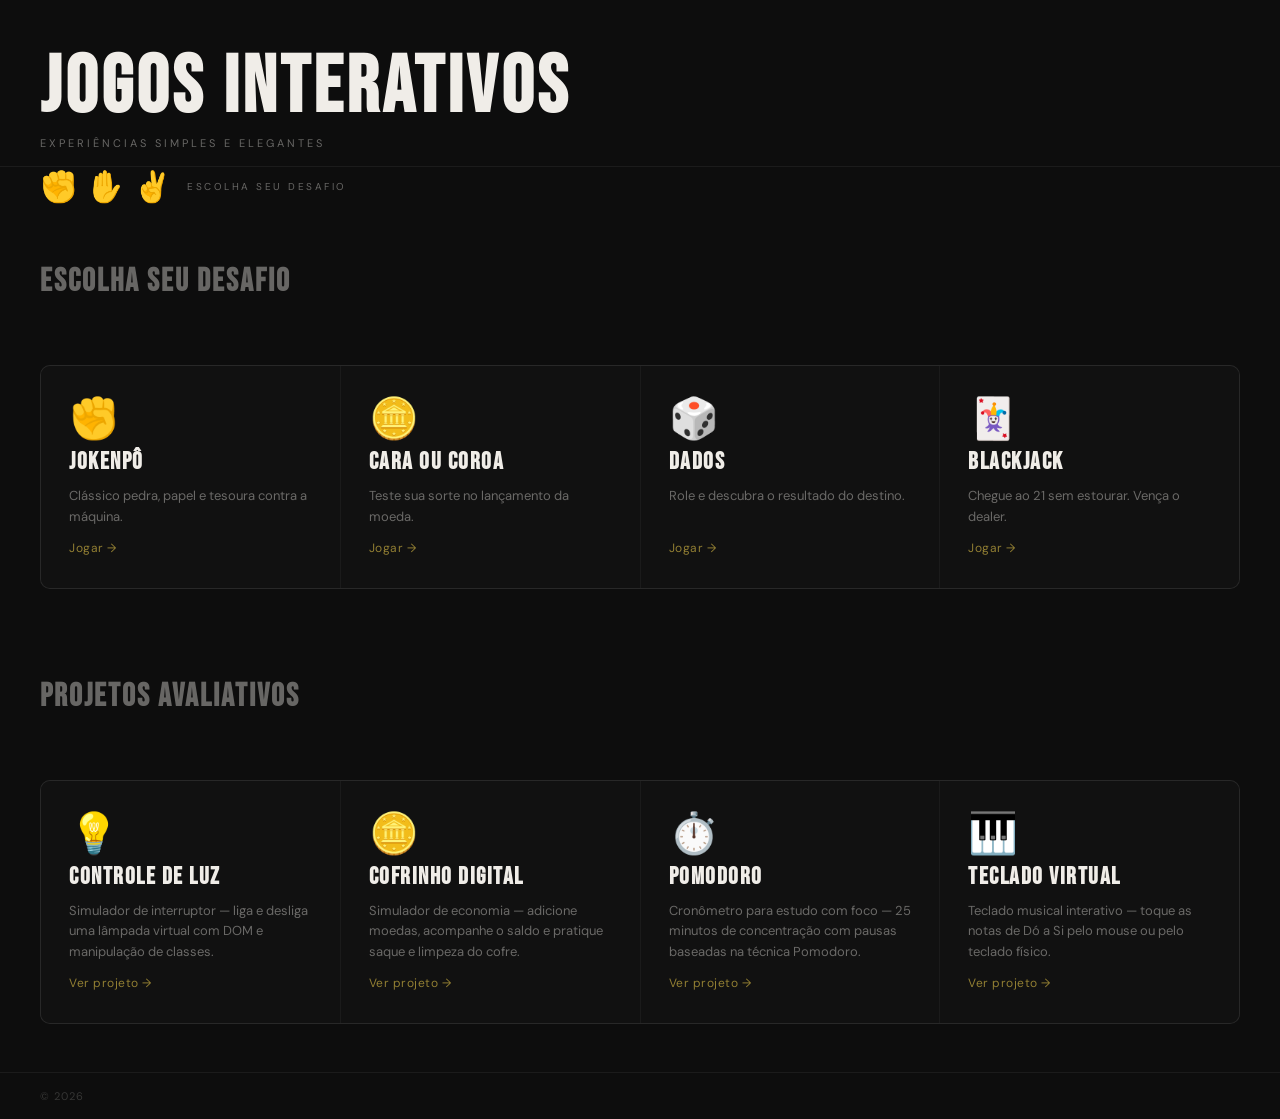
<file: index.html>
<!DOCTYPE html>
<html lang="pt-BR">
<head>
  <meta charset="UTF-8">
  <meta name="viewport" content="width=device-width, initial-scale=1.0">
  <title>Jogos Interativos</title>
  <link href="https://fonts.googleapis.com/css2?family=Bebas+Neue&family=DM+Sans:wght@400;500&display=swap" rel="stylesheet">
  <link rel="stylesheet" href="css/style.css">
</head>

<body>

  <header class="header fade-in">
    <h1>Jogos Interativos</h1>
    <p>Experiências simples e elegantes</p>
  </header>

  <main>

    <section class="hero fade-in">
      <h2>Escolha seu desafio</h2>
    </section>

    <section id="jogos" class="jogos">
      <div class="grid">

        <div class="game reveal">
          <span class="game-icon">✊</span>
          <h2>Jokenpô</h2>
          <p>Clássico pedra, papel e tesoura contra a máquina.</p>
          <a href="jokenpo.html">Jogar →</a>
        </div>

        <div class="game reveal">
          <span class="game-icon">🪙</span>
          <h2>Cara ou Coroa</h2>
          <p>Teste sua sorte no lançamento da moeda.</p>
          <a href="cara_coroa.html">Jogar →</a>
        </div>

        <div class="game reveal">
          <span class="game-icon">🎲</span>
          <h2>Dados</h2>
          <p>Role e descubra o resultado do destino.</p>
          <a href="dados.html">Jogar →</a>
        </div>

        <div class="game reveal">
          <span class="game-icon">🃏</span>
          <h2>Blackjack</h2>
          <p>Chegue ao 21 sem estourar. Vença o dealer.</p>
          <a href="blackJack.html">Jogar →</a>
        </div>

      </div>
    </section>

    <!-- ─── Projetos Avaliativos ─────────────────────────────── -->

    <section class="hero fade-in" style="padding-top: 2.5rem;">
      <h2>Projetos Avaliativos</h2>
    </section>

    <section id="projetos" class="jogos">
      <div class="grid">

        <div class="game reveal">
          <span class="game-icon">💡</span>
          <h2>Controle de Luz</h2>
          <p>Simulador de interruptor — liga e desliga uma lâmpada virtual com DOM e manipulação de classes.</p>
          <a href="controleLuz.html">Ver projeto →</a>
        </div>

        <div class="game reveal">
          <span class="game-icon">🪙</span>
          <h2>Cofrinho Digital</h2>
          <p>Simulador de economia — adicione moedas, acompanhe o saldo e pratique saque e limpeza do cofre.</p>
          <a href="cofrinho.html">Ver projeto →</a>
        </div>

        <div class="game reveal">
          <span class="game-icon">⏱️</span>
          <h2>Pomodoro</h2>
          <p>Cronômetro para estudo com foco — 25 minutos de concentração com pausas baseadas na técnica Pomodoro.</p>
          <a href="pomodoro.html">Ver projeto →</a>
        </div>

        <div class="game reveal">
          <span class="game-icon">🎹</span>
          <h2>Teclado Virtual</h2>
          <p>Teclado musical interativo — toque as notas de Dó a Si pelo mouse ou pelo teclado físico.</p>
          <a href="teclado.html">Ver projeto →</a>
        </div>

      </div>
    </section>

  </main>

  <footer class="footer">
    <p>© 2026</p>
  </footer>

  <script src="js/script.js"></script>

</body>
</html>
</file>
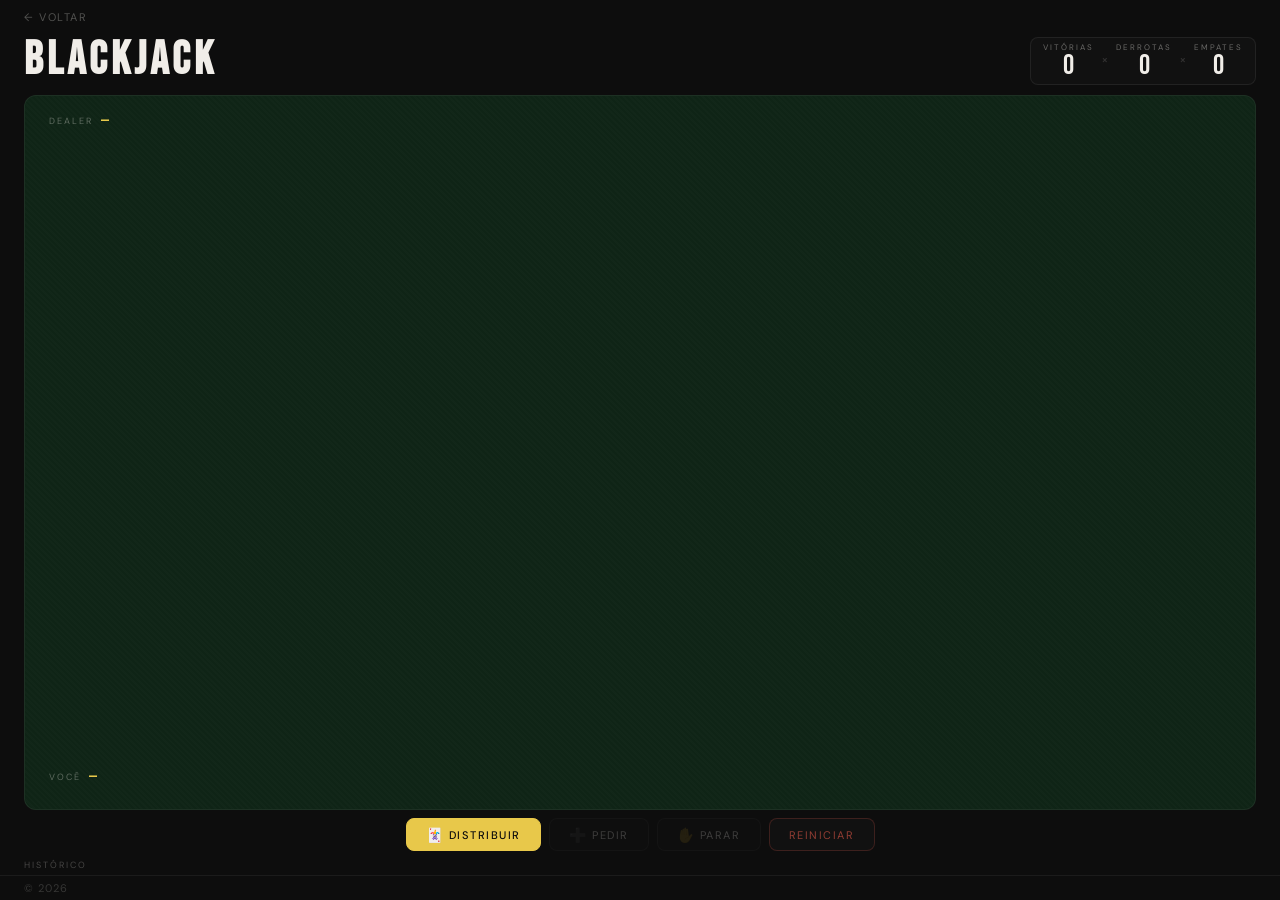
<file: blackJack.html>
<!DOCTYPE html>
<html lang="pt-BR">
<head>
  <meta charset="UTF-8">
  <meta name="viewport" content="width=device-width, initial-scale=1.0">
  <title>Blackjack — Jogos Interativos</title>
  <link href="https://fonts.googleapis.com/css2?family=Bebas+Neue&family=DM+Sans:wght@400;500&display=swap" rel="stylesheet">
  <link rel="stylesheet" href="css/blackJack.css">
</head>
<body class="game-page">

  <a href="index.html" class="back-link">← voltar</a>

  <main class="arena">

    <!-- Título + placar -->
    <div class="arena-header">
      <h1 class="arena-title">Blackjack</h1>
      <div class="scoreboard">
        <div class="score-side">
          <span class="score-label">Vitórias</span>
          <span class="score-num" id="score-win">0</span>
        </div>
        <span class="score-sep">×</span>
        <div class="score-side">
          <span class="score-label">Derrotas</span>
          <span class="score-num" id="score-lose">0</span>
        </div>
        <span class="score-sep">×</span>
        <div class="score-side">
          <span class="score-label">Empates</span>
          <span class="score-num" id="score-draw">0</span>
        </div>
      </div>
    </div>

    <div class="table-wrap">

      <!-- Mão do dealer -->
      <div class="hand-section dealer-section">
        <div class="hand-label">
          <span>Dealer</span>
          <span class="hand-value" id="dealer-value">—</span>
        </div>
        <div class="cards-row" id="dealer-cards"></div>
      </div>

      <!-- Resultado central -->
      <div class="result-zone">
        <p class="result-banner empty" id="result-banner">—</p>
      </div>

      <!-- Mão do jogador -->
      <div class="hand-section player-section">
        <div class="hand-label">
          <span>Você</span>
          <span class="hand-value" id="player-value">—</span>
        </div>
        <div class="cards-row" id="player-cards"></div>
      </div>

    </div>

    <!-- Ações -->
    <div class="actions" id="actions">
      <button class="action-btn primary" id="btn-deal" onclick="startGame()">
        <span class="btn-icon">🃏</span>
        <span class="btn-label">Distribuir</span>
      </button>
      <button class="action-btn" id="btn-hit" onclick="hit()" disabled>
        <span class="btn-icon">➕</span>
        <span class="btn-label">Pedir</span>
      </button>
      <button class="action-btn" id="btn-stand" onclick="stand()" disabled>
        <span class="btn-icon">✋</span>
        <span class="btn-label">Parar</span>
      </button>
      <button class="action-btn danger" id="btn-reset" onclick="resetGame()">
        <span class="btn-label">Reiniciar</span>
      </button>
    </div>

    <!-- Histórico -->
    <div class="history-wrap">
      <p class="history-title">Histórico</p>
      <div class="history-list" id="history-list"></div>
    </div>

  </main>

  <footer class="footer"><p>© 2026</p></footer>

  <script src="js/blackJack.js"></script>
</body>
</html>
</file>
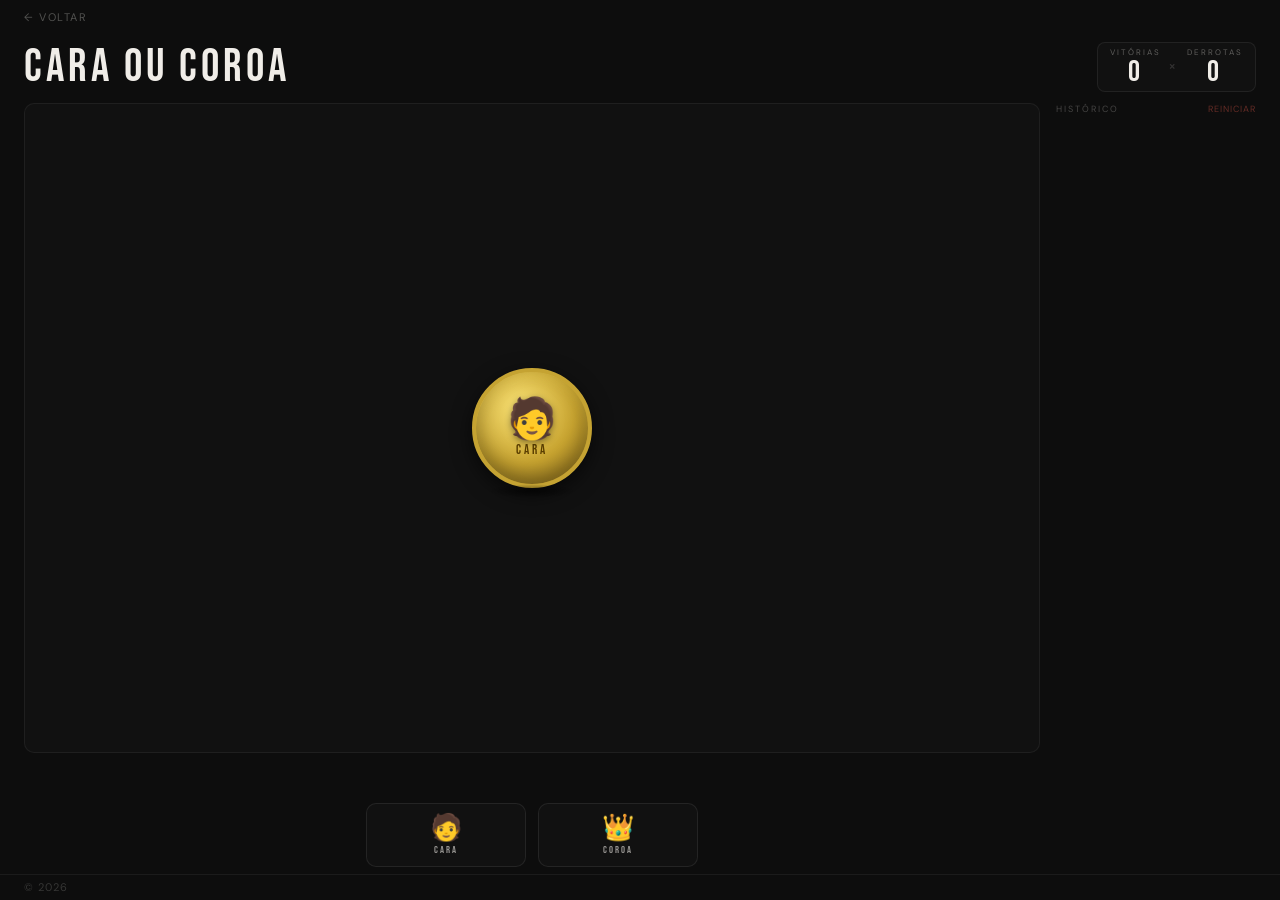
<file: cara_coroa.html>
<!DOCTYPE html>
<html lang="pt-BR">
<head>
  <meta charset="UTF-8">
  <meta name="viewport" content="width=device-width, initial-scale=1.0">
  <title>Cara ou Coroa — Jogos Interativos</title>
  <link href="https://fonts.googleapis.com/css2?family=Bebas+Neue&family=DM+Sans:wght@400;500&display=swap" rel="stylesheet">
  <link rel="stylesheet" href="css/style.css">
  <link rel="stylesheet" href="css/caraCoroa.css">
</head>
<body class="game-page">

  <a href="index.html" class="back-link">← voltar</a>

  <main class="arena">

    <!-- Título + placar -->
    <div class="arena-title">
      Cara ou Coroa
      <div class="scoreboard">
        <div class="score-side">
          <span class="score-label">Vitórias</span>
          <span class="score-num" id="score-win">0</span>
        </div>
        <span class="score-sep">×</span>
        <div class="score-side">
          <span class="score-label">Derrotas</span>
          <span class="score-num" id="score-lose">0</span>
        </div>
      </div>
    </div>

    <!-- Moeda com arco sobe/desce -->
    <div class="coin-stage">
      <div class="coin-arc" id="coin-arc">
        <div class="coin show-cara" id="coin">
          <span class="coin-symbol" id="coin-symbol">🧑</span>
          <span class="coin-text"  id="coin-text">CARA</span>
        </div>
        <div class="coin-shadow"></div>
      </div>
    </div>

    <!-- Resultado -->
    <p class="result-banner empty" id="result-banner">—</p>

    <!-- Escolhas -->
    <div class="choices">
      <button class="choice-btn" id="btn-cara" onclick="play('cara')">
        <span class="c-icon">🧑</span>
        <span class="c-label">Cara</span>
      </button>
      <button class="choice-btn" id="btn-coroa" onclick="play('coroa')">
        <span class="c-icon">👑</span>
        <span class="c-label">Coroa</span>
      </button>
    </div>

    <!-- Histórico -->
    <div class="history-wrap">
      <div class="history-header">
        <span class="history-title">Histórico</span>
        <button class="reset-btn" onclick="resetGame()">Reiniciar</button>
      </div>
      <p class="ia-thinking" id="ia-status"></p>
      <div class="history-list" id="history-list"></div>
    </div>

  </main>

  <footer class="footer">
    <p>© 2026</p>
  </footer>

  <script src="js/caraCoroa.js"></script>

</body>
</html>
</file>
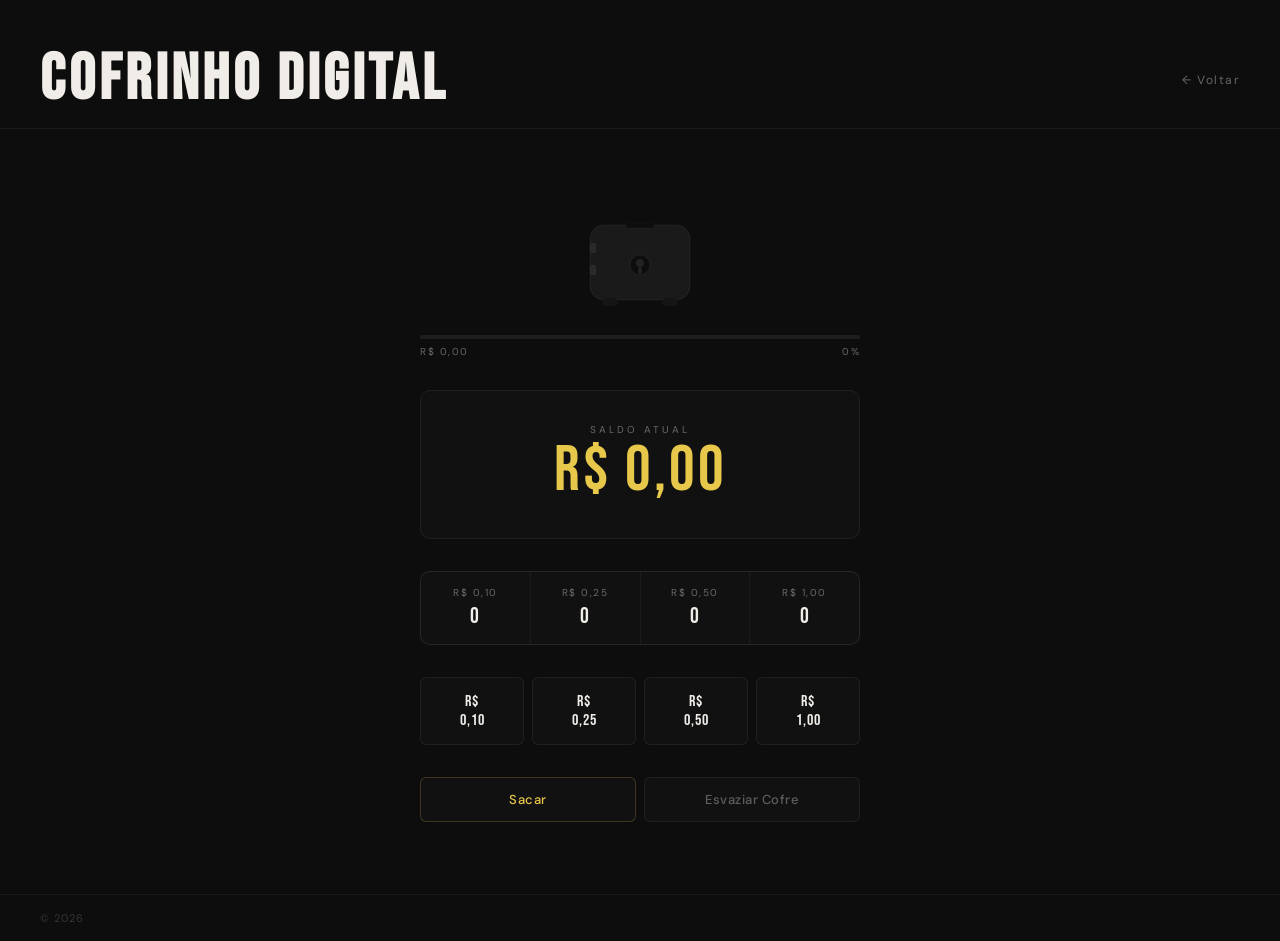
<file: cofrinho.html>
<!DOCTYPE html>
<html lang="pt-BR">
<head>
  <meta charset="UTF-8">
  <meta name="viewport" content="width=device-width, initial-scale=1.0">
  <title>Cofrinho Digital</title>
  <link href="https://fonts.googleapis.com/css2?family=Bebas+Neue&family=DM+Sans:wght@400;500&display=swap" rel="stylesheet">
<link rel="stylesheet" href="css/cofrinho.css">
</head>
<body>

  <header class="header">
    <h1>Cofrinho Digital</h1>
    <a href="index.html">← Voltar</a>
  </header>

  <main>

    <!-- Cofre visual -->
    <div class="cofre-wrap">
      <div class="cofre-svg-container">
        <svg class="cofre-svg" id="cofre-svg" viewBox="0 0 140 130" xmlns="http://www.w3.org/2000/svg">
          <!-- Corpo -->
          <rect x="20" y="40" width="100" height="75" rx="14" fill="#1a1a1a" stroke="rgba(255,255,255,0.08)" stroke-width="0.8"/>
          <!-- Nível de preenchimento (mascara) -->
          <clipPath id="fill-clip">
            <rect x="20" y="40" width="100" height="75" rx="14"/>
          </clipPath>
          <rect id="cofre-nivel" x="20" y="115" width="100" height="0" clip-path="url(#fill-clip)" fill="rgba(232,200,74,0.12)" transition="y 0.5s ease, height 0.5s ease"/>
          <!-- Fresta de moeda no topo -->
          <rect x="56" y="38" width="28" height="5" rx="2.5" fill="#0d0d0d" stroke="rgba(255,255,255,0.06)" stroke-width="0.5"/>
          <!-- Olho da fechadura -->
          <circle cx="70" cy="80" r="10" fill="#0d0d0d" stroke="rgba(255,255,255,0.08)" stroke-width="0.8"/>
          <circle cx="70" cy="78" r="4" fill="#222"/>
          <rect x="68" y="82" width="4" height="7" rx="2" fill="#222"/>
          <!-- Dobradiça esquerda -->
          <rect x="20" y="58" width="6" height="10" rx="3" fill="#2a2a2a" stroke="rgba(255,255,255,0.06)" stroke-width="0.5"/>
          <rect x="20" y="80" width="6" height="10" rx="3" fill="#2a2a2a" stroke="rgba(255,255,255,0.06)" stroke-width="0.5"/>
          <!-- Pezinhos -->
          <rect x="32" y="113" width="16" height="8" rx="4" fill="#151515"/>
          <rect x="92" y="113" width="16" height="8" rx="4" fill="#151515"/>
        </svg>
      </div>

      <div class="cofre-fill-bar">
        <div class="cofre-fill-inner" id="fill-bar"></div>
      </div>
      <div class="cofre-fill-label">
        <span>R$ 0,00</span>
        <span id="fill-pct">0%</span>
      </div>
    </div>

    <!-- Saldo -->
    <div class="saldo-card">
      <div class="saldo-label">Saldo atual</div>
      <div class="saldo-valor" id="saldo">R$ 0,00</div>
    </div>

    <!-- Contagem por moeda -->
    <div class="moedas-detalhe">
      <div class="moeda-item">
        <div class="moeda-item-val">R$ 0,10</div>
        <div class="moeda-item-qtd" id="qtd-10">0</div>
      </div>
      <div class="moeda-item">
        <div class="moeda-item-val">R$ 0,25</div>
        <div class="moeda-item-qtd" id="qtd-25">0</div>
      </div>
      <div class="moeda-item">
        <div class="moeda-item-val">R$ 0,50</div>
        <div class="moeda-item-qtd" id="qtd-50">0</div>
      </div>
      <div class="moeda-item">
        <div class="moeda-item-val">R$ 1,00</div>
        <div class="moeda-item-qtd" id="qtd-100">0</div>
      </div>
    </div>

    <!-- Botões moedas -->
    <div class="moedas-grid">
      <button class="btn-moeda" onclick="adicionarMoeda(10)">R$<br>0,10</button>
      <button class="btn-moeda" onclick="adicionarMoeda(25)">R$<br>0,25</button>
      <button class="btn-moeda" onclick="adicionarMoeda(50)">R$<br>0,50</button>
      <button class="btn-moeda" onclick="adicionarMoeda(100)">R$<br>1,00</button>
    </div>

    <!-- Sacar / Esvaziar -->
    <div class="acoes">
      <button class="btn-acao btn-sacar" onclick="abrirModal()">Sacar</button>
      <button class="btn-acao btn-esvaziar" onclick="esvaziar()">Esvaziar Cofre</button>
    </div>

  </main>

  <footer class="footer"><p>© 2026</p></footer>

  <!-- Modal saque -->
  <div class="overlay" id="overlay" onclick="fecharModal(event)">
    <div class="modal" onclick="event.stopPropagation()">
      <h3>Sacar Valor</h3>
      <div class="modal-input-wrap">
        <span class="modal-prefix">R$</span>
        <input type="number" id="input-saque" placeholder="0,00" min="0" step="0.01">
      </div>
      <div class="modal-btns">
        <button class="modal-confirmar" onclick="confirmarSaque()">Confirmar</button>
        <button class="modal-cancelar" onclick="fecharModal()">Cancelar</button>
      </div>
    </div>
  </div>

  <!-- Toast -->
  <div class="toast" id="toast"></div>

<script src="js/cofrinho.js"></script>
</body>
</html>
</file>
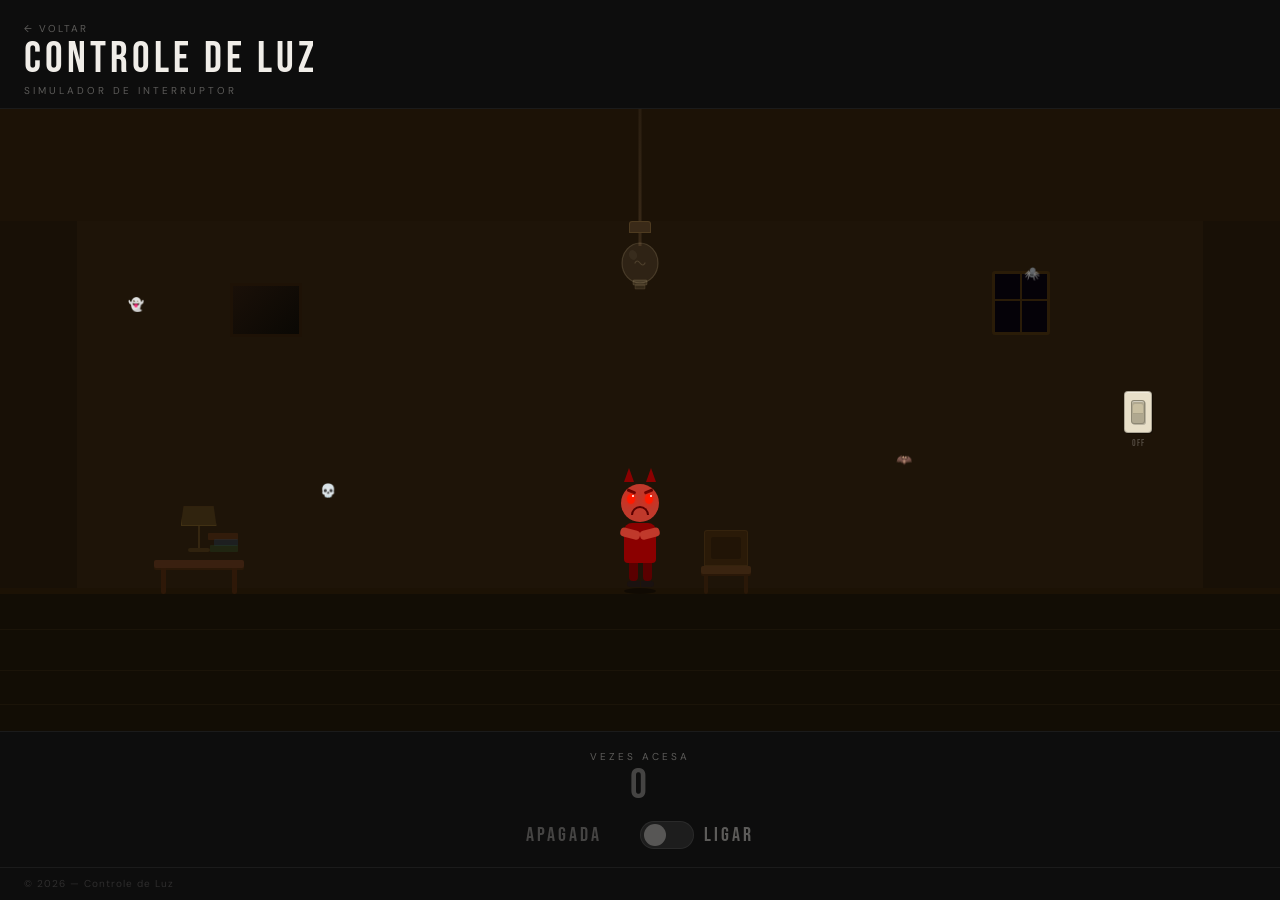
<file: controleLuz.html>
<!DOCTYPE html>
<html lang="pt-BR">
<head>
  <meta charset="UTF-8">
  <meta name="viewport" content="width=device-width, initial-scale=1.0">
  <title>Controle de Luz</title>
  <link rel="stylesheet" href="css/controleLuz.css">
</head>
<body>

<div class="root">
  <div class="cl-header">
    <a class="cl-back" href="index.html">← Voltar</a>
    <div class="cl-title">Controle de Luz</div>
    <div class="cl-sub">Simulador de interruptor</div>
  </div>

  <div class="scene" id="scene">

    <!-- TETO -->
    <div class="ceiling" id="ceiling"><div class="ceiling-molding" id="cmold"></div></div>

    <!-- FIO -->
    <div class="wire" id="wire"></div>

    <!-- LÂMPADA -->
    <div class="lamp-wrap" id="lampWrap">
      <div class="lamp-socket" id="lsocket"></div>
      <div style="position:relative; display:flex; justify-content:center; align-items:flex-start;">
        <div class="lamp-halo" id="halo"></div>
        <svg class="lamp-svg" id="lampSvg" viewBox="0 0 54 68" fill="none" xmlns="http://www.w3.org/2000/svg">
          <!-- bulbo -->
          <ellipse id="bulb-body" cx="27" cy="30" rx="18" ry="20" fill="rgba(200,180,140,0.15)" stroke="rgba(200,180,140,0.3)" stroke-width="1.2"/>
          <!-- filamento -->
          <path id="filament" d="M22 30 Q24 26 27 30 Q30 34 32 30" stroke="rgba(200,180,140,0.35)" stroke-width="1.2" fill="none" stroke-linecap="round"/>
          <!-- base -->
          <rect id="base1" x="20" y="47" width="14" height="5" rx="1" fill="rgba(180,160,120,0.2)" stroke="rgba(180,160,120,0.25)" stroke-width="0.8"/>
          <rect id="base2" x="22" y="52" width="10" height="4" rx="0.5" fill="rgba(180,160,120,0.15)" stroke="rgba(180,160,120,0.2)" stroke-width="0.8"/>
          <!-- brilho interno (escuro) -->
          <ellipse id="inner-glow" cx="27" cy="28" rx="10" ry="11" fill="rgba(255,200,80,0)" opacity="0"/>
          <!-- reflexo no vidro -->
          <ellipse id="shine" cx="20" cy="22" rx="4" ry="5" fill="rgba(255,255,255,0.05)" transform="rotate(-20,20,22)"/>
        </svg>
      </div>
    </div>

    <!-- CONE DE LUZ -->
    <div class="light-cone" id="cone"></div>

    <!-- PAREDES -->
    <div class="wall-left" id="wallL"></div>
    <div class="wall-right" id="wallR"></div>
    <div class="wall-back" id="wallB"></div>
    <div class="baseboard" id="base"></div>

    <!-- JANELA -->
    <div class="window" id="win"><div class="window-sky" id="winSky"></div></div>
    <div class="moonlight" id="moonlight"></div>

    <!-- QUADRO -->
    <div class="picture" id="pic"><div class="picture-inner" id="picInner"></div></div>

    <!-- INTERRUPTOR (clicável) -->
    <div class="switch-box" id="switchBox">
      <div class="switch-plate" id="plate">
        <div class="switch-toggle" id="toggle"></div>
      </div>
      <div class="switch-label-txt" id="swlbl">OFF</div>
    </div>

    <!-- MESA -->
    <div class="table" id="tableEl">
      <div style="position:relative; width:90px; height:60px;">
        <div class="desk-lamp">
          <div style="position:relative; display:flex; flex-direction:column; align-items:center;">
            <div class="dl-glow" id="dlglow"></div>
            <div class="dl-shade" id="dlshade"></div>
            <div class="dl-pole" id="dlpole"></div>
            <div class="dl-base" id="dlbase"></div>
          </div>
        </div>
        <div class="books">
          <div class="book b1" id="b1"></div>
          <div class="book b2" id="b2"></div>
          <div class="book b3" id="b3"></div>
        </div>
      </div>
      <div class="table-top" id="tabletop"></div>
      <div class="table-legs">
        <div class="table-leg" id="tleg1"></div>
        <div class="table-leg" id="tleg2"></div>
      </div>
    </div>

    <!-- CADEIRA -->
    <div class="chair" id="chairEl">
      <div class="chair-back" id="chback"></div>
      <div class="chair-seat" id="chseat"></div>
      <div class="chair-legs">
        <div class="chair-leg" id="chleg1"></div>
        <div class="chair-leg" id="chleg2"></div>
      </div>
    </div>

    <!-- PERSONAGEM -->
    <div class="char" id="char">
      <div class="hearts" id="hearts">
        <div class="heart">❤️</div>
        <div class="heart">💛</div>
        <div class="heart">💚</div>
      </div>
      <div class="head" id="head">
        <div class="hat" id="hat">
          <div class="hat-top"></div>
          <div class="hat-brim"></div>
        </div>
        <div class="horns" id="horns">
          <div class="horn"></div>
          <div class="horn"></div>
        </div>
        <div class="cheek cheek-l" id="ckL"></div>
        <div class="cheek cheek-r" id="ckR"></div>
        <div class="brow brow-l" id="brL"></div>
        <div class="brow brow-r" id="brR"></div>
        <div class="eye eye-l" id="eyL"></div>
        <div class="eye eye-r" id="eyR"></div>
        <div class="mouth" id="mth"><div class="teeth" id="teeth"></div></div>
      </div>
      <div class="body" id="body">
        <div class="arm arm-l" id="armL"></div>
        <div class="arm arm-r" id="armR"></div>
      </div>
      <div class="legs">
        <div style="display:flex;flex-direction:column;align-items:flex-end;">
          <div class="leg" id="legL"></div>
          <div class="shoe left"></div>
        </div>
        <div style="display:flex;flex-direction:column;align-items:flex-start;">
          <div class="leg" id="legR"></div>
          <div class="shoe"></div>
        </div>
      </div>
      <div class="char-shadow"></div>
    </div>

    <!-- PARTÍCULAS DE SUSTO -->
    <div class="spook-particles" id="spooks">
      <div class="spook-particle" style="left:10%;top:30%;animation-delay:0s;">👻</div>
      <div class="spook-particle" style="left:80%;top:25%;animation-delay:1s;">🕷️</div>
      <div class="spook-particle" style="left:25%;top:60%;animation-delay:2s;">💀</div>
      <div class="spook-particle" style="left:70%;top:55%;animation-delay:0.5s;">🦇</div>
    </div>

    <!-- LUZ NO CHÃO -->
    <div class="floor" id="floor">
      <div class="floor-plank" style="top:25%;"></div>
      <div class="floor-plank" style="top:55%;"></div>
      <div class="floor-plank" style="top:80%;"></div>
      <div class="floor-light" id="floorLight"></div>
    </div>

  </div>

  <!-- PAINEL -->
  <div class="panel">
    <div class="counter-wrap">
      <span class="counter-lbl">Vezes acesa</span>
      <span class="counter-val" id="cnt">0</span>
    </div>
    <div class="switch-row">
      <span class="estado" id="estado">APAGADA</span>
      <button class="sw-btn" id="btn">
        <span class="sw-track" id="track"><span class="sw-thumb" id="thumb"></span></span>
        <span class="sw-txt" id="btxt">LIGAR</span>
      </button>
    </div>
  </div>

  <div class="cl-footer">© 2026 — Controle de Luz</div>
</div>

<script src="js/controleLuz.js"></script>
</body>
</html>
</file>
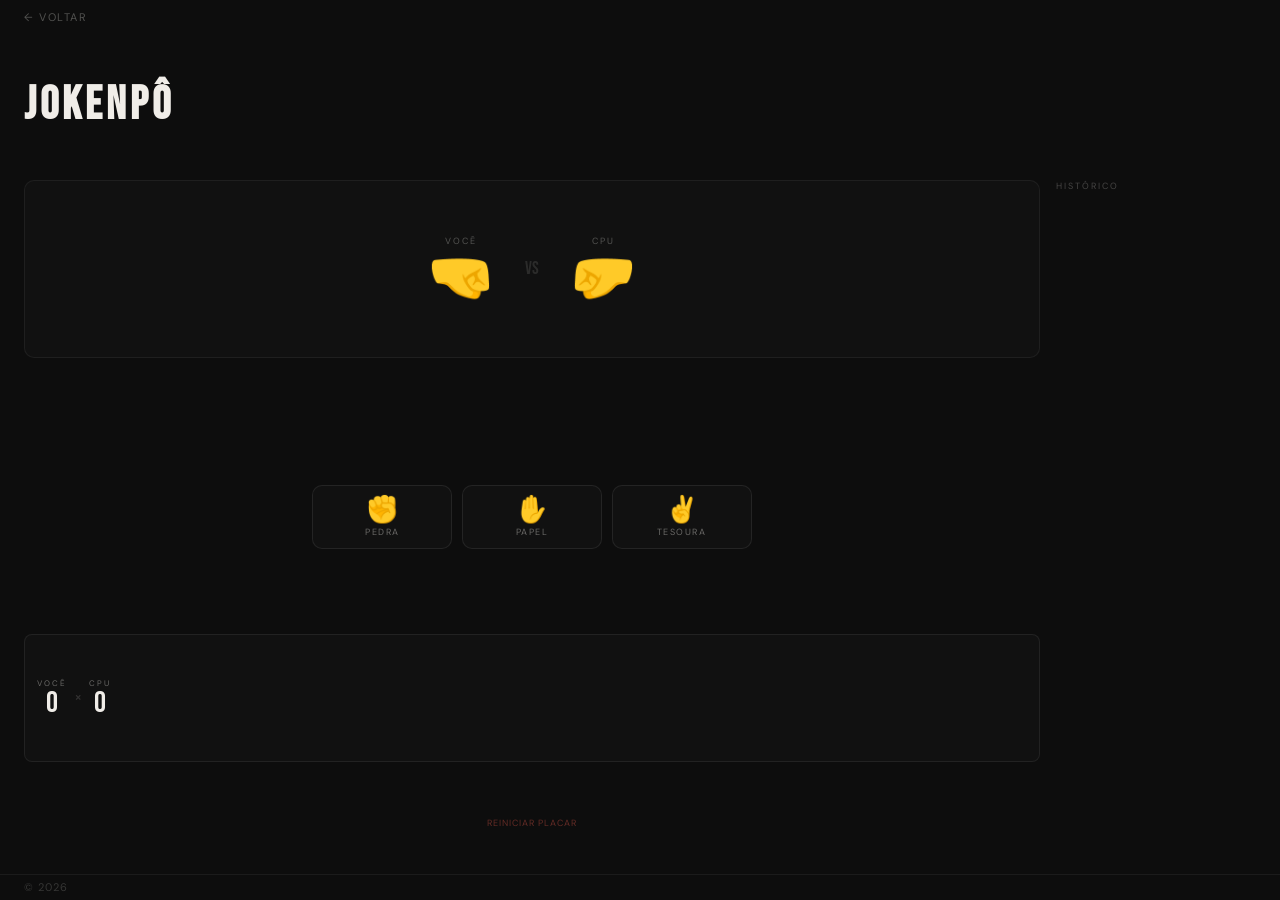
<file: jokenpo.html>
<!DOCTYPE html>
<html lang="pt-BR">
<head>
  <meta charset="UTF-8">
  <meta name="viewport" content="width=device-width, initial-scale=1.0">
  <title>Jokenpô — Jogos Interativos</title>
  <link href="https://fonts.googleapis.com/css2?family=Bebas+Neue&family=DM+Sans:wght@400;500&display=swap" rel="stylesheet">
  <link rel="stylesheet" href="css/jokenpo.css">
</head>
<body class="game-page">

  <a href="index.html" class="back-link">← voltar</a>

  <main class="arena">

    <h1 class="arena-title">Jokenpô</h1>

    <!-- Placar -->
    <div class="scoreboard">
      <div class="score-side">
        <span class="score-label">Você</span>
        <span class="score-num" id="score-player">0</span>
      </div>
      <span class="score-sep">×</span>
      <div class="score-side">
        <span class="score-label">CPU</span>
        <span class="score-num" id="score-cpu">0</span>
      </div>
    </div>

    <!-- Campo de batalha -->
    <div class="battlefield">
      <div class="fighter">
        <span class="fighter-label">Você</span>
        <div class="fighter-hand" id="hand-player">🤜</div>
      </div>
      <span class="vs-badge">VS</span>
      <div class="fighter">
        <span class="fighter-label">CPU</span>
        <div class="fighter-hand" id="hand-cpu">🤛</div>
      </div>
    </div>

    <!-- Status IA -->
    <p class="ia-thinking" id="ia-status"></p>

    <!-- Resultado -->
    <p class="result-banner empty" id="result-banner">—</p>

    <!-- Escolhas -->
    <div class="choices">
      <button class="choice-btn" data-choice="pedra"   onclick="play('pedra')">
        <span class="c-icon">✊</span>
        <span class="c-label">Pedra</span>
      </button>
      <button class="choice-btn" data-choice="papel"   onclick="play('papel')">
        <span class="c-icon">✋</span>
        <span class="c-label">Papel</span>
      </button>
      <button class="choice-btn" data-choice="tesoura" onclick="play('tesoura')">
        <span class="c-icon">✌️</span>
        <span class="c-label">Tesoura</span>
      </button>
    </div>

    <!-- Histórico -->
    <div class="history-wrap">
      <p class="history-title">Histórico</p>
      <div class="history-list" id="history-list"></div>
    </div>

    <button class="reset-btn" onclick="resetGame()">Reiniciar placar</button>

  </main>

  <footer class="footer">
    <p>© 2026</p>
  </footer>

  <script src="js/jokenpo.js"></script>

</body>
</html>
</file>
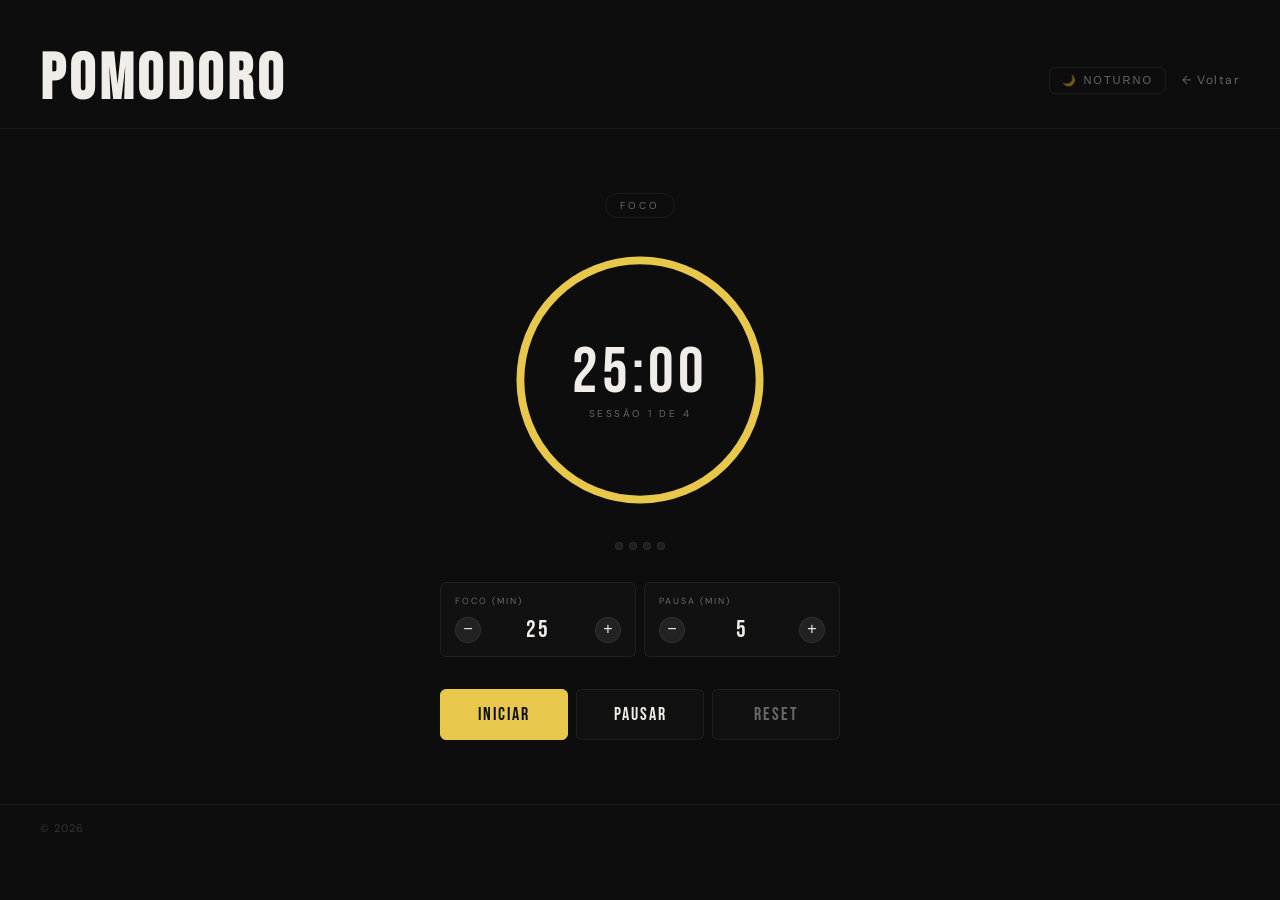
<file: pomodoro.html>
<!DOCTYPE html>
<html lang="pt-BR">
<head>
  <meta charset="UTF-8">
  <meta name="viewport" content="width=device-width, initial-scale=1.0">
  <title>Pomodoro</title>
  <link href="https://fonts.googleapis.com/css2?family=Bebas+Neue&family=DM+Sans:wght@400;500&display=swap" rel="stylesheet">
    <link rel="stylesheet" href="css/pomodoro.css">
</head>
<body>

  <header class="header">
    <h1>Pomodoro</h1>
    <div class="header-right">
      <button class="btn-noturno" onclick="toggleNoturno()" id="btn-noturno">🌙 Noturno</button>
      <a href="index.html">← Voltar</a>
    </div>
  </header>

  <main>

    <div class="modo-badge" id="modo-badge">FOCO</div>

    <!-- Relógio circular -->
    <div class="relogio-wrap">
      <svg class="relogio-svg" id="relogio-svg" viewBox="0 0 100 100">
        <circle class="relogio-bg-circle" cx="50" cy="50" r="46"/>
        <circle class="relogio-progress" id="progress-circle"
          cx="50" cy="50" r="46"
          stroke-dasharray="289"
          stroke-dashoffset="0"/>
      </svg>
      <div class="relogio-centro">
        <div class="tempo-display" id="tempo-display">25:00</div>
        <div class="sessoes-display" id="sessoes-display">Sessão 1 de 4</div>
      </div>
    </div>

    <!-- Sessões -->
    <div class="sessoes-track">
      <div class="sessao-dot" id="dot-0"></div>
      <div class="sessao-dot" id="dot-1"></div>
      <div class="sessao-dot" id="dot-2"></div>
      <div class="sessao-dot" id="dot-3"></div>
    </div>

    <!-- Config tempo -->
    <div class="config-grid">
      <div class="config-item">
        <div class="config-label">Foco (min)</div>
        <div class="config-row">
          <button class="config-btn" onclick="ajustarTempo('foco', -1)">−</button>
          <span class="config-val" id="cfg-foco">25</span>
          <button class="config-btn" onclick="ajustarTempo('foco', 1)">+</button>
        </div>
      </div>
      <div class="config-item">
        <div class="config-label">Pausa (min)</div>
        <div class="config-row">
          <button class="config-btn" onclick="ajustarTempo('pausa', -1)">−</button>
          <span class="config-val" id="cfg-pausa">5</span>
          <button class="config-btn" onclick="ajustarTempo('pausa', 1)">+</button>
        </div>
      </div>
    </div>

    <!-- Botões -->
    <div class="btns-grid">
      <button class="btn-principal btn-iniciar" id="btn-iniciar" onclick="iniciar()">INICIAR</button>
      <button class="btn-principal btn-pausar"  id="btn-pausar"  onclick="pausar()" disabled>PAUSAR</button>
      <button class="btn-principal btn-resetar" onclick="resetar()">RESET</button>
    </div>

  </main>

  <footer class="footer"><p>© 2026</p></footer>
    <script src="js/pomodoro.js"></script>
</body>
</html>
</file>
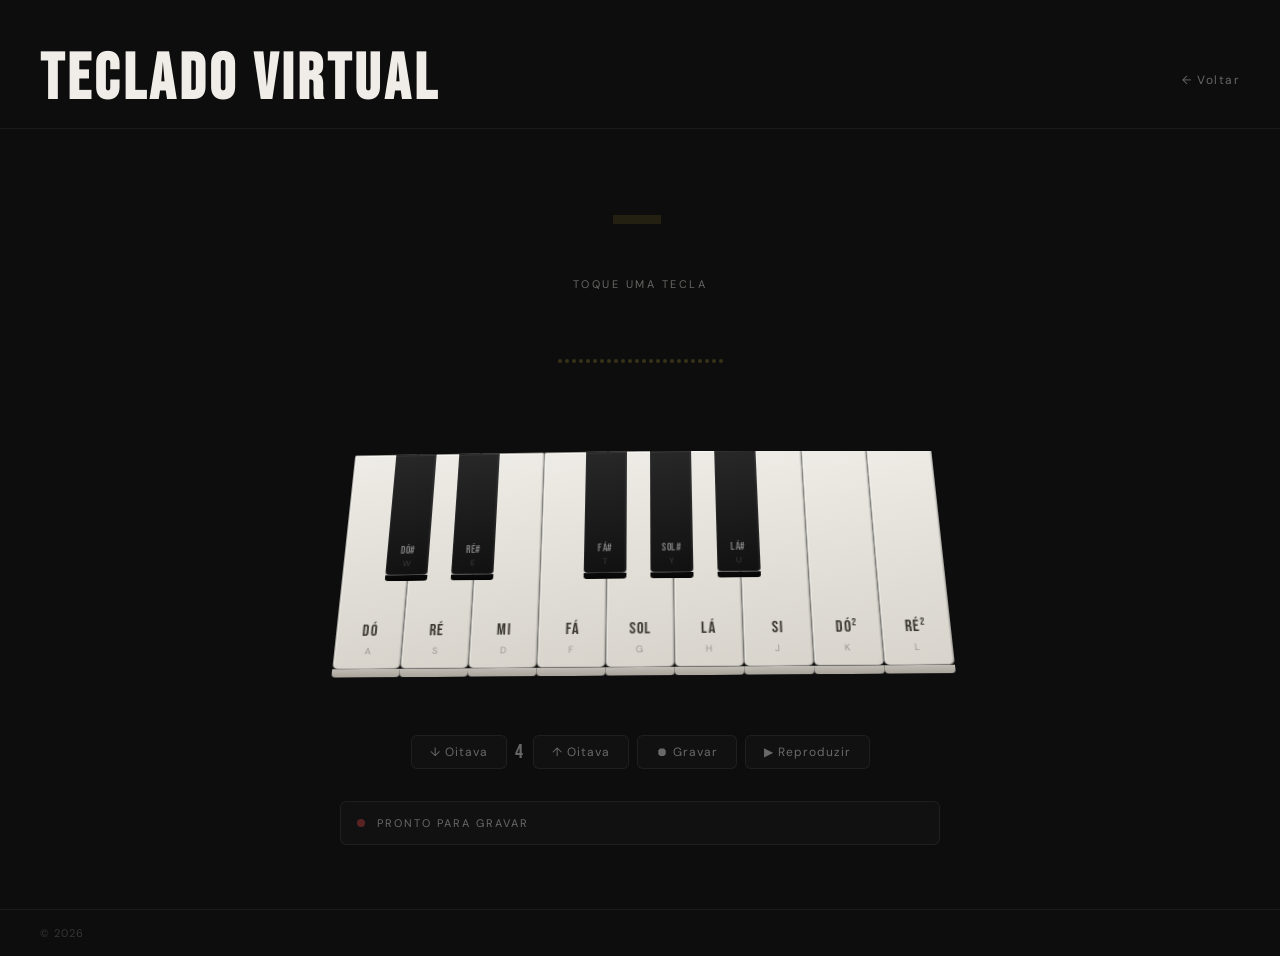
<file: teclado.html>
<!DOCTYPE html>
<html lang="pt-BR">
<head>
  <meta charset="UTF-8">
  <meta name="viewport" content="width=device-width, initial-scale=1.0">
  <title>Teclado Virtual</title>
  <link href="https://fonts.googleapis.com/css2?family=Bebas+Neue&family=DM+Sans:wght@400;500&display=swap" rel="stylesheet">
  <link rel="stylesheet" href="css/teclado.css">
</head>
<body>

  <header class="header">
    <h1>Teclado Virtual</h1>
    <div class="header-right">
      <a href="index.html">← Voltar</a>
    </div>
  </header>

  <main>

    <!-- Nota tocando -->
    <div class="nota-display">
      <div class="nota-nome" id="nota-nome">—</div>
      <div class="nota-freq" id="nota-freq">Toque uma tecla</div>
    </div>

    <!-- Visualizador de ondas -->
    <div class="visualizador" id="visualizador"></div>

    <!-- Histórico -->
    <div class="historico" id="historico"></div>

    <!-- Teclado -->
    <div class="teclado-container">
      <div class="teclado" id="teclado"></div>
    </div>

    <!-- Oitava -->
    <div class="controls-row">
      <button class="btn-ctrl" onclick="mudarOitava(-1)">↓ Oitava</button>
      <span id="oitava-label" style="font-family:var(--font-disp);font-size:20px;letter-spacing:2px;color:var(--muted);align-self:center;">4</span>
      <button class="btn-ctrl" onclick="mudarOitava(1)">↑ Oitava</button>
      <button class="btn-ctrl" id="btn-rec" onclick="toggleGravacao()">⏺ Gravar</button>
      <button class="btn-ctrl" id="btn-play" onclick="reproduzir()" disabled>▶ Reproduzir</button>
    </div>

    <!-- Gravação -->
    <div class="gravacao-bar" id="gravacao-bar">
      <div class="rec-dot" id="rec-dot"></div>
      <span class="gravacao-label" id="gravacao-label">Pronto para gravar</span>
      <span class="gravacao-notas" id="gravacao-notas"></span>
    </div>

  </main>

  <footer class="footer"><p>© 2026</p></footer>

 <script src="js/teclado.js"></script>

</body>
</html>
</file>
<file: css/style.css>
@import url('https://fonts.googleapis.com/css2?family=Bebas+Neue&family=DM+Sans:ital,opsz,wght@0,9..40,400;0,9..40,500;1,9..40,400&display=swap');

/* ─── Reset & Base ─────────────────────────────────────────────── */
*, *::before, *::after { box-sizing: border-box; margin: 0; padding: 0; }

:root {
  --bg:        #0d0d0d;
  --bg-card:   #111111;
  --bg-hover:  #1a1a1a;
  --text:      #f0ede8;
  --muted:     rgba(240, 237, 232, 0.4);
  --faint:     rgba(240, 237, 232, 0.08);
  --gold:      #e8c84a;
  --gold-h:    #f5d86a;
  --border:    rgba(255, 255, 255, 0.06);
  --radius-sm: 6px;
  --radius-md: 10px;
  --font-disp: 'Bebas Neue', sans-serif;
  --font-body: 'DM Sans', sans-serif;
  --transition: 0.2s ease;
  --pad-x: clamp(1rem, 4vw, 2.5rem);
}

html { scroll-behavior: smooth; }

body {
  font-family: var(--font-body);
  background: var(--bg);
  color: var(--text);
  min-height: 100vh;
  overflow-x: hidden;
}

/* ─── Utility ── */
.fade-in {
  opacity: 0;
  transform: translateY(20px);
  animation: fadeUp 0.7s ease forwards;
}
@keyframes fadeUp { to { opacity: 1; transform: translateY(0); } }

.reveal {
  opacity: 0;
  transform: translateY(30px);
  transition: opacity 0.6s ease, transform 0.6s ease;
}
.reveal.visible { opacity: 1; transform: translateY(0); }

/* ─── Header ── */
.header {
  padding: clamp(1.5rem, 5vw, 3rem) var(--pad-x) 1rem;
  border-bottom: 0.5px solid var(--border);
  animation-delay: 0.1s;
}
.header h1 {
  font-family: var(--font-disp);
  font-size: clamp(36px, 10vw, 80px);
  letter-spacing: 4px;
  line-height: 1;
  color: var(--text);
}
.header p {
  font-size: 11px;
  color: var(--muted);
  letter-spacing: 3px;
  text-transform: uppercase;
  margin-top: 8px;
}

/* ─── Hero ── */
.hero {
  padding: clamp(1.5rem, 4vw, 3rem) var(--pad-x);
  display: flex;
  align-items: center;
  justify-content: space-between;
  gap: 1rem;
  flex-wrap: wrap;
  animation-delay: 0.25s;
}
.hero h2 {
  font-family: var(--font-disp);
  font-size: clamp(18px, 4vw, 32px);
  letter-spacing: 2px;
  color: var(--muted);
}
.hero::before { display: none; }

/* ─── Hands bar ── */
.hands-bar {
  display: flex;
  align-items: center;
  gap: 10px;
  padding: 0 var(--pad-x) 0.5rem;
  flex-wrap: wrap;
}
.hand-icon {
  font-size: clamp(22px, 4vw, 30px);
  display: inline-block;
  animation: floatHand 2.8s ease-in-out infinite;
  will-change: transform;
  cursor: default;
  user-select: none;
}
.hand-icon:nth-child(1) { animation-delay: 0s; }
.hand-icon:nth-child(2) { animation-delay: 0.35s; }
.hand-icon:nth-child(3) { animation-delay: 0.7s; }
@keyframes floatHand {
  0%, 100% { transform: translateY(0px) rotate(0deg); }
  40%       { transform: translateY(-8px) rotate(-6deg); }
  70%       { transform: translateY(-4px) rotate(4deg); }
}
.hands-label {
  font-size: 10px;
  color: var(--muted);
  letter-spacing: 2.5px;
  text-transform: uppercase;
  margin-left: 6px;
}

/* ─── Jogos grid ── */
.jogos { padding: 1rem var(--pad-x) 3rem; }

.grid {
  display: grid;
  grid-template-columns: repeat(auto-fit, minmax(min(220px, 100%), 1fr));
  gap: 1px;
  background: var(--border);
  border: 0.5px solid var(--border);
  border-radius: var(--radius-md);
  overflow: hidden;
}

/* ─── Game card ── */
.game {
  background: var(--bg-card);
  padding: clamp(1.25rem, 3vw, 2rem) clamp(1rem, 3vw, 1.75rem);
  display: flex;
  flex-direction: column;
  gap: 12px;
  cursor: pointer;
  position: relative;
  overflow: hidden;
  transition: background var(--transition);
  min-height: 160px;
}
.game::after {
  content: '';
  position: absolute;
  inset: 0;
  background: radial-gradient(circle at 30% 30%, rgba(232,200,74,0.06), transparent 70%);
  opacity: 0;
  transition: opacity 0.3s ease;
  pointer-events: none;
}
.game:hover { background: var(--bg-hover); }
.game:hover::after { opacity: 1; }

.game-icon {
  font-size: clamp(28px, 5vw, 40px);
  display: block;
  line-height: 1;
  transition: transform 0.35s cubic-bezier(0.34, 1.56, 0.64, 1);
  user-select: none;
}
.game:hover .game-icon { transform: scale(1.2) rotate(-8deg); }

.game h2 {
  font-family: var(--font-disp);
  font-size: clamp(20px, 3vw, 24px);
  letter-spacing: 1.5px;
  color: var(--text);
  line-height: 1;
}
.game p {
  font-size: 13px;
  color: var(--muted);
  line-height: 1.6;
  flex: 1;
}
.game a {
  font-size: 12px;
  color: rgba(232,200,74,0.6);
  text-decoration: none;
  letter-spacing: 0.5px;
  transition: color var(--transition), letter-spacing var(--transition);
  margin-top: auto;
}
.game:hover a { color: var(--gold); letter-spacing: 1.5px; }

/* ─── Botões ── */
.btn {
  display: inline-block;
  text-decoration: none;
  font-family: var(--font-body);
  font-size: 13px;
  font-weight: 500;
  letter-spacing: 1px;
  padding: 11px 26px;
  border-radius: var(--radius-sm);
  transition: transform var(--transition), background var(--transition);
  cursor: pointer;
  border: none;
}
.btn-primary { background: var(--gold); color: #0d0d0d; }
.btn-primary:hover { background: var(--gold-h); transform: scale(1.04); }

/* ─── Footer ── */
.footer {
  padding: 1rem var(--pad-x);
  border-top: 0.5px solid var(--border);
  font-size: 11px;
  color: rgba(240,237,232,0.18);
  letter-spacing: 1px;
}

/* ─── Responsivo ── */
@media (max-width: 480px) {
  .grid { grid-template-columns: 1fr; }
  .hero { padding: 1.25rem var(--pad-x); }
  .hands-label { display: none; }
}
</file>
<file: css/blackJack.css>
/* ── Blackjack — CSS responsivo ── */

*, *::before, *::after { box-sizing: border-box; margin: 0; padding: 0; }

:root {
  --bg:        #0d0d0d;
  --bg-card:   #111111;
  --bg-hover:  #1a1a1a;
  --text:      #f0ede8;
  --muted:     rgba(240, 237, 232, 0.4);
  --gold:      #e8c84a;
  --gold-h:    #f5d86a;
  --red:       #e85a4a;
  --border:    rgba(255, 255, 255, 0.06);
  --green:     rgba(20, 80, 40, 0.35);
  --font-disp: 'Bebas Neue', sans-serif;
  --font-body: 'DM Sans', sans-serif;
  --pad-x:     clamp(0.75rem, 4vw, 1.5rem);
}

html, body {
  height: 100%;
  font-family: var(--font-body);
  background: var(--bg);
  color: var(--text);
}

.game-page {
  min-height: 100vh;
  display: flex;
  flex-direction: column;
}

/* ── Voltar ── */
.back-link {
  display: inline-flex; align-items: center; gap: 6px;
  font-size: 11px; color: rgba(240,237,232,0.3); text-decoration: none;
  letter-spacing: 1.5px; text-transform: uppercase;
  padding: 0.6rem var(--pad-x); transition: color 0.2s; flex-shrink: 0;
  font-family: var(--font-body);
}
.back-link:hover { color: var(--gold); }

.arena { display: contents; }

/* ── Header ── */
.arena-header {
  display: flex; align-items: center; justify-content: space-between;
  padding: 0 var(--pad-x) 0.4rem; flex-wrap: wrap; gap: 0.5rem; flex-shrink: 0;
}
.arena-title {
  font-family: var(--font-disp); font-size: clamp(26px, 5vw, 46px);
  letter-spacing: 4px; color: var(--text);
}

/* ── Placar ── */
.scoreboard {
  display: flex; align-items: center; gap: 0.5rem;
  background: var(--bg-card); border: 0.5px solid rgba(255,255,255,0.07);
  border-radius: 8px; padding: 0.25rem 0.75rem; flex-wrap: wrap;
}
.score-side { display: flex; flex-direction: column; align-items: center; }
.score-label {
  font-size: 8px; letter-spacing: 2px; text-transform: uppercase;
  color: var(--muted); font-family: var(--font-body);
}
.score-num {
  font-family: var(--font-disp); font-size: clamp(18px, 3vw, 28px); line-height: 1;
  color: var(--text); min-width: 18px; text-align: center; transition: color 0.3s;
}
.score-num.win-flash  { color: var(--gold); }
.score-num.lose-flash { color: var(--red); }
.score-sep { font-family: var(--font-disp); font-size: 14px; color: rgba(240,237,232,0.15); }

/* ── Mesa ── */
.table-wrap {
  flex: 1;
  background: var(--green);
  border: 0.5px solid rgba(255,255,255,0.06);
  border-radius: 12px;
  margin: 0 var(--pad-x);
  padding: clamp(0.6rem, 2vw, 1rem) clamp(0.75rem, 3vw, 1.5rem);
  display: grid;
  grid-template-rows: 1fr auto 1fr;
  gap: 0.5rem;
  overflow: hidden;
  position: relative;
  min-height: 220px;
}
.table-wrap::before {
  content: '';
  position: absolute; inset: 0;
  background: repeating-linear-gradient(
    45deg, transparent, transparent 2px,
    rgba(255,255,255,0.012) 2px, rgba(255,255,255,0.012) 4px
  );
  border-radius: 12px; pointer-events: none;
}

/* ── Mãos ── */
.hand-section { display: flex; flex-direction: column; gap: 6px; }
.dealer-section { justify-content: flex-start; }
.player-section { justify-content: flex-end; }

.hand-label {
  display: flex; align-items: center; gap: 8px;
  font-size: 9px; letter-spacing: 2px; text-transform: uppercase;
  color: rgba(240,237,232,0.35); font-family: var(--font-body);
}
.hand-value {
  font-family: var(--font-disp); font-size: 16px; letter-spacing: 1px;
  color: var(--gold); min-width: 20px;
}
.hand-value.bust { color: var(--red); }

/* ── Cartas ── */
.cards-row {
  display: flex; gap: clamp(4px, 1.5vw, 8px); flex-wrap: wrap; align-items: center;
}

.card {
  width: clamp(44px, 8vw, 58px);
  height: clamp(64px, 12vw, 84px);
  border-radius: 6px; background: #faf8f3;
  border: 1px solid rgba(0,0,0,0.12);
  display: flex; flex-direction: column; justify-content: space-between;
  padding: 4px; position: relative;
  box-shadow: 0 4px 12px rgba(0,0,0,0.5), 0 1px 3px rgba(0,0,0,0.3);
  animation: cardDeal 0.28s cubic-bezier(0.34, 1.56, 0.64, 1) both;
  flex-shrink: 0; user-select: none;
}
@keyframes cardDeal {
  from { opacity: 0; transform: translateY(-20px) scale(0.85) rotate(-4deg); }
  to   { opacity: 1; transform: translateY(0) scale(1) rotate(0deg); }
}
.card.red   { color: #c0392b; }
.card.black { color: #1a1a1a; }

.card-corner { display: flex; flex-direction: column; align-items: center; line-height: 1; }
.card-rank   { font-family: var(--font-disp); font-size: clamp(11px, 2vw, 15px); letter-spacing: 0; }
.card-suit   { font-size: clamp(8px, 1.5vw, 10px); line-height: 1; }
.card-center {
  position: absolute; top: 50%; left: 50%; transform: translate(-50%, -50%);
  font-size: clamp(16px, 3.5vw, 22px); line-height: 1;
}

.card.hidden {
  background: linear-gradient(135deg, #1a1a2e 25%, #16213e 50%, #0f3460 75%);
  border-color: rgba(255,255,255,0.1);
}
.card.hidden .card-back-pattern {
  position: absolute; inset: 4px;
  border: 1px solid rgba(255,255,255,0.15); border-radius: 3px;
  background: repeating-linear-gradient(
    45deg, rgba(232,200,74,0.08), rgba(232,200,74,0.08) 2px,
    transparent 2px, transparent 8px
  );
}

/* ── Resultado central ── */
.result-zone {
  display: flex; align-items: center; justify-content: center; min-height: 28px;
}
.result-banner {
  font-family: var(--font-disp); font-size: clamp(16px, 3vw, 28px);
  letter-spacing: 3px; text-align: center; transition: opacity 0.3s;
}
.result-banner.win   { color: var(--gold); }
.result-banner.lose  { color: var(--red); }
.result-banner.draw  { color: var(--muted); }
.result-banner.bj    { color: var(--gold-h); text-shadow: 0 0 20px rgba(232,200,74,0.5); }
.result-banner.empty { opacity: 0; }

/* ── Ações ── */
.actions {
  display: flex; gap: 0.5rem; justify-content: center;
  align-items: center; padding: 0.5rem var(--pad-x); flex-wrap: wrap; flex-shrink: 0;
}
.action-btn {
  background: var(--bg-card); border: 0.5px solid rgba(255,255,255,0.08);
  border-radius: 8px; padding: 0.55rem clamp(0.6rem, 2vw, 1.2rem);
  display: flex; align-items: center; gap: 6px; cursor: pointer;
  transition: background 0.2s, border-color 0.2s, transform 0.15s, opacity 0.2s;
  font-family: var(--font-body);
}
.action-btn:hover:not(:disabled) {
  background: var(--bg-hover); border-color: rgba(232,200,74,0.3); transform: translateY(-2px);
}
.action-btn:active:not(:disabled) { transform: scale(0.96); }
.action-btn:disabled { opacity: 0.3; cursor: not-allowed; }

.action-btn.primary { background: var(--gold); border-color: var(--gold); }
.action-btn.primary:hover:not(:disabled) { background: var(--gold-h); border-color: var(--gold-h); }
.action-btn.primary .btn-label { color: #0d0d0d; font-weight: 500; }

.action-btn.danger { border-color: rgba(232,90,74,0.2); }
.action-btn.danger:hover:not(:disabled) { border-color: rgba(232,90,74,0.5); background: rgba(232,90,74,0.08); }
.action-btn.danger .btn-label { color: rgba(232,90,74,0.6); }

.btn-icon  { font-size: 14px; line-height: 1; }
.btn-label {
  font-size: clamp(9px, 1.5vw, 11px); letter-spacing: 1.5px;
  text-transform: uppercase; color: rgba(240,237,232,0.7);
}

/* ── Histórico ── */
.history-wrap {
  padding: 0 var(--pad-x); display: flex; flex-direction: column;
  gap: 4px; overflow: hidden; max-height: 90px; flex-shrink: 0;
}
.history-title {
  font-size: 9px; letter-spacing: 2px; text-transform: uppercase;
  color: rgba(240,237,232,0.25); font-family: var(--font-body); flex-shrink: 0;
}
.history-list {
  display: flex; flex-direction: column; gap: 3px; overflow-y: auto; flex: 1;
}
.history-list::-webkit-scrollbar { width: 2px; }
.history-list::-webkit-scrollbar-thumb { background: rgba(255,255,255,0.08); border-radius: 2px; }
.history-item {
  display: flex; align-items: center; justify-content: space-between;
  background: var(--bg-card); border: 0.5px solid rgba(255,255,255,0.05);
  border-radius: 5px; padding: 3px 8px; flex-shrink: 0; animation: slideIn 0.2s ease;
}
@keyframes slideIn {
  from { opacity: 0; transform: translateX(6px); }
  to   { opacity: 1; transform: translateX(0); }
}
.history-item .h-plays  { color: rgba(240,237,232,0.5); font-size: 11px; font-family: var(--font-body); }
.history-item .h-result { font-size: 8px; letter-spacing: 1px; text-transform: uppercase; }
.history-item.win  .h-result { color: var(--gold); }
.history-item.lose .h-result { color: var(--red); }
.history-item.draw .h-result { color: rgba(240,237,232,0.3); }
.history-item.bj   .h-result { color: var(--gold-h); }

/* ── Footer ── */
.footer {
  padding: 0.3rem var(--pad-x); border-top: 0.5px solid var(--border);
  font-size: 11px; color: rgba(240,237,232,0.18); letter-spacing: 1px;
  font-family: var(--font-body); flex-shrink: 0;
}

/* ── Tablet ── */
@media (max-width: 768px) {
  .history-wrap { max-height: 80px; }
}

/* ── Mobile ── */
@media (max-width: 480px) {
  .table-wrap { min-height: 200px; }
  .actions { gap: 0.4rem; }
  .action-btn { padding: 0.5rem 0.7rem; }
  .arena-title { font-size: clamp(22px, 7vw, 34px); }
  /* Esconde label dos botões menores no mobile, mantém ícone */
  .action-btn:not(.primary):not(.danger) .btn-label { display: none; }
}
</file>
<file: css/caraCoroa.css>
/* ── Cara ou Coroa — CSS responsivo ── */

*, *::before, *::after { box-sizing: border-box; margin: 0; padding: 0; }

:root {
  --bg:        #0d0d0d;
  --bg-card:   #111111;
  --bg-hover:  #1a1a1a;
  --text:      #f0ede8;
  --muted:     rgba(240, 237, 232, 0.4);
  --gold:      #e8c84a;
  --gold-h:    #f5d86a;
  --red:       #e85a4a;
  --border:    rgba(255, 255, 255, 0.06);
  --font-disp: 'Bebas Neue', sans-serif;
  --font-body: 'DM Sans', sans-serif;
  --pad-x:     clamp(0.75rem, 4vw, 1.5rem);
}

html, body {
  height: 100%;
  font-family: var(--font-body);
  background: var(--bg);
  color: var(--text);
}

/* ── Layout principal ── */
.game-page {
  min-height: 100vh;
  display: flex;
  flex-direction: column;
}

/* ── Voltar ── */
.back-link {
  display: inline-flex;
  align-items: center;
  gap: 6px;
  font-size: 11px;
  color: rgba(240,237,232,0.3);
  text-decoration: none;
  letter-spacing: 1.5px;
  text-transform: uppercase;
  padding: 0.6rem var(--pad-x);
  transition: color 0.2s;
  flex-shrink: 0;
}
.back-link:hover { color: var(--gold); }

/* ── Arena: grid de 2 colunas no desktop, 1 no mobile ── */
.arena {
  flex: 1;
  display: grid;
  grid-template-columns: 1fr 200px;
  grid-template-rows: auto 1fr auto auto;
  grid-template-areas:
    "title   title"
    "coin    history"
    "result  history"
    "choices history";
  gap: 0.5rem 1rem;
  padding: 0.4rem var(--pad-x);
  min-height: 0;
}

/* ── Título ── */
.arena-title {
  grid-area: title;
  font-family: var(--font-disp);
  font-size: clamp(26px, 5vw, 46px);
  letter-spacing: 4px;
  color: var(--text);
  display: flex;
  align-items: center;
  justify-content: space-between;
  flex-wrap: wrap;
  gap: 0.5rem;
}

/* ── Placar ── */
.scoreboard {
  display: flex;
  align-items: center;
  gap: 0.5rem;
  background: var(--bg-card);
  border: 0.5px solid rgba(255,255,255,0.07);
  border-radius: 8px;
  padding: 0.25rem 0.75rem;
}
.score-side { display: flex; flex-direction: column; align-items: center; }
.score-label {
  font-size: 8px; letter-spacing: 2px; text-transform: uppercase;
  color: rgba(240,237,232,0.35); font-family: var(--font-body);
}
.score-num {
  font-family: var(--font-disp); font-size: clamp(20px, 4vw, 30px);
  line-height: 1; color: var(--text); min-width: 20px; text-align: center; transition: color 0.3s;
}
.score-num.win-flash  { color: var(--gold); }
.score-num.lose-flash { color: var(--red); }
.score-sep { font-family: var(--font-disp); font-size: 16px; color: rgba(240,237,232,0.15); }

/* ── Área da moeda ── */
.coin-stage {
  grid-area: coin;
  display: flex;
  align-items: center;
  justify-content: center;
  background: var(--bg-card);
  border: 0.5px solid rgba(255,255,255,0.06);
  border-radius: 10px;
  overflow: hidden;
  position: relative;
  min-height: 160px;
}

.coin-arc {
  position: relative;
  display: flex;
  align-items: center;
  justify-content: center;
}
.coin-arc.throwing {
  animation: arcThrow 1.4s cubic-bezier(0.25, 0.46, 0.45, 0.94) forwards;
}
@keyframes arcThrow {
  0%   { transform: translateY(0px); }
  40%  { transform: translateY(-70px); }
  100% { transform: translateY(0px); }
}

.coin {
  width: clamp(90px, 15vw, 120px);
  height: clamp(90px, 15vw, 120px);
  border-radius: 50%;
  position: relative;
  display: flex;
  align-items: center;
  justify-content: center;
  flex-direction: column;
  gap: 4px;
  border: 4px solid #c5a332;
  box-shadow:
    inset 0 -8px 20px rgba(0,0,0,0.35),
    inset 0 4px 10px rgba(255,220,80,0.3),
    0 6px 20px rgba(0,0,0,0.6);
  user-select: none;
  transition: background 0.15s;
}
.coin.show-cara  { background: radial-gradient(circle at 38% 32%, #f7df72, #c8a430 55%, #8a6a18); }
.coin.show-coroa { background: radial-gradient(circle at 62% 32%, #e8c84a, #a88820 55%, #6b5010); }
.coin.spinning   { animation: flatSpin 0.12s linear infinite; }
@keyframes flatSpin {
  0%   { transform: scaleX(1); }
  25%  { transform: scaleX(0); }
  50%  { transform: scaleX(1); }
  75%  { transform: scaleX(0); }
  100% { transform: scaleX(1); }
}

.coin-symbol {
  font-size: clamp(28px, 6vw, 40px);
  line-height: 1;
  filter: drop-shadow(0 2px 3px rgba(0,0,0,0.4));
}
.coin-text {
  font-family: var(--font-disp);
  font-size: clamp(10px, 2vw, 13px);
  letter-spacing: 3px;
  color: #5a3e00;
}
.coin.spinning .coin-symbol,
.coin.spinning .coin-text { opacity: 0; }

.coin-shadow {
  position: absolute;
  bottom: -10px;
  width: 90px;
  height: 14px;
  background: radial-gradient(ellipse, rgba(0,0,0,0.5) 0%, transparent 70%);
  border-radius: 50%;
}
.coin-arc.throwing .coin-shadow {
  animation: shadowArc 1.4s cubic-bezier(0.25, 0.46, 0.45, 0.94) forwards;
}
@keyframes shadowArc {
  0%   { transform: scale(1);   opacity: 0.5; }
  40%  { transform: scale(0.4); opacity: 0.15; }
  100% { transform: scale(1);   opacity: 0.5; }
}

/* ── Resultado ── */
.result-banner {
  grid-area: result;
  font-family: var(--font-disp);
  font-size: clamp(16px, 3vw, 28px);
  letter-spacing: 3px;
  text-align: center;
  height: 34px;
  line-height: 34px;
  transition: opacity 0.3s;
}
.result-banner.win   { color: var(--gold); }
.result-banner.lose  { color: var(--red); }
.result-banner.empty { opacity: 0; }

/* ── Botões de escolha ── */
.choices {
  grid-area: choices;
  display: flex;
  gap: 0.75rem;
  justify-content: center;
  align-items: flex-start;
  flex-wrap: wrap;
}
.choice-btn {
  background: var(--bg-card);
  border: 0.5px solid rgba(255,255,255,0.08);
  border-radius: 10px;
  padding: 0.65rem 1.25rem;
  display: flex;
  flex-direction: column;
  align-items: center;
  gap: 4px;
  cursor: pointer;
  transition: background 0.2s, border-color 0.2s, transform 0.15s;
  flex: 1;
  min-width: 90px;
  max-width: 160px;
}
.choice-btn:hover        { background: var(--bg-hover); border-color: rgba(232,200,74,0.3); transform: translateY(-3px); }
.choice-btn:active       { transform: scale(0.95); }
.choice-btn.selected     { border-color: var(--gold); background: #1a1700; }
.choice-btn:disabled     { opacity: 0.4; cursor: not-allowed; transform: none; }
.choice-btn .c-icon      { font-size: clamp(20px, 4vw, 26px); line-height: 1; user-select: none; }
.choice-btn .c-label     { font-size: 10px; letter-spacing: 2px; text-transform: uppercase; font-family: var(--font-disp); color: rgba(240,237,232,0.6); }
.choice-btn:hover .c-label { color: var(--gold); }

/* ── Histórico ── */
.history-wrap {
  grid-area: history;
  display: flex;
  flex-direction: column;
  gap: 5px;
  overflow: hidden;
}
.history-header {
  display: flex;
  align-items: center;
  justify-content: space-between;
  flex-shrink: 0;
}
.history-title {
  font-size: 9px; letter-spacing: 2px; text-transform: uppercase;
  color: rgba(240,237,232,0.25); font-family: var(--font-body);
}
.reset-btn {
  background: transparent; border: none; color: rgba(232,90,74,0.4);
  font-family: var(--font-body); font-size: 9px; letter-spacing: 1px;
  text-transform: uppercase; cursor: pointer; padding: 0; transition: color 0.2s;
}
.reset-btn:hover { color: var(--red); }
.ia-thinking {
  font-size: 9px; color: rgba(240,237,232,0.25); letter-spacing: 1px;
  text-align: center; min-height: 12px; flex-shrink: 0; font-family: var(--font-body);
}
.history-list {
  display: flex; flex-direction: column; gap: 4px; overflow-y: auto; flex: 1;
}
.history-list::-webkit-scrollbar { width: 2px; }
.history-list::-webkit-scrollbar-thumb { background: rgba(255,255,255,0.08); border-radius: 2px; }
.history-item {
  display: flex; align-items: center; justify-content: space-between;
  background: var(--bg-card); border: 0.5px solid rgba(255,255,255,0.05);
  border-radius: 5px; padding: 4px 8px; flex-shrink: 0; animation: slideIn 0.25s ease;
}
@keyframes slideIn {
  from { opacity: 0; transform: translateX(6px); }
  to   { opacity: 1; transform: translateX(0); }
}
.history-item .h-plays  { color: rgba(240,237,232,0.5); font-size: 12px; font-family: var(--font-body); }
.history-item .h-result { font-size: 8px; letter-spacing: 1px; text-transform: uppercase; }
.history-item.win  .h-result { color: var(--gold); }
.history-item.lose .h-result { color: var(--red); }

/* ── Footer ── */
.footer {
  padding: 0.35rem var(--pad-x);
  border-top: 0.5px solid var(--border);
  font-size: 11px; color: rgba(240,237,232,0.18); letter-spacing: 1px;
  font-family: var(--font-body); flex-shrink: 0;
}

/* ── Responsivo: tablet ── */
@media (max-width: 768px) {
  .arena {
    grid-template-columns: 1fr 160px;
  }
}

/* ── Responsivo: mobile ── */
@media (max-width: 540px) {
  .arena {
    grid-template-columns: 1fr;
    grid-template-rows: auto auto auto auto auto;
    grid-template-areas:
      "title"
      "coin"
      "result"
      "choices"
      "history";
    overflow: visible;
  }
  .history-wrap {
    max-height: 140px;
    overflow: hidden;
  }
  .coin-stage { min-height: 200px; }
  .arena-title { font-size: clamp(24px, 7vw, 36px); }
}
</file>
<file: css/cofrinho.css>
*, *::before, *::after { box-sizing: border-box; margin: 0; padding: 0; }

    :root {
      --bg:        #0d0d0d;
      --bg-card:   #111111;
      --bg-hover:  #1a1a1a;
      --text:      #f0ede8;
      --muted:     rgba(240, 237, 232, 0.4);
      --faint:     rgba(240, 237, 232, 0.08);
      --gold:      #e8c84a;
      --gold-h:    #f5d86a;
      --border:    rgba(255, 255, 255, 0.06);
      --radius-sm: 6px;
      --radius-md: 10px;
      --font-disp: 'Bebas Neue', sans-serif;
      --font-body: 'DM Sans', sans-serif;
      --pad-x: clamp(1rem, 4vw, 2.5rem);
    }

    body {
      font-family: var(--font-body);
      background: var(--bg);
      color: var(--text);
      min-height: 100vh;
      overflow-x: hidden;
    }

    .header {
      padding: clamp(1.5rem, 5vw, 3rem) var(--pad-x) 1rem;
      border-bottom: 0.5px solid var(--border);
      display: flex;
      align-items: center;
      justify-content: space-between;
      flex-wrap: wrap;
      gap: 1rem;
      animation: fadeUp 0.7s ease forwards;
      opacity: 0;
    }
    .header h1 {
      font-family: var(--font-disp);
      font-size: clamp(32px, 8vw, 64px);
      letter-spacing: 4px;
      line-height: 1;
    }
    .header a {
      font-size: 12px;
      color: var(--muted);
      text-decoration: none;
      letter-spacing: 1.5px;
      transition: color 0.2s;
    }
    .header a:hover { color: var(--gold); }
    @keyframes fadeUp { to { opacity: 1; transform: translateY(0); } }

    main {
      padding: clamp(2rem, 5vw, 3.5rem) var(--pad-x);
      display: flex;
      flex-direction: column;
      align-items: center;
      gap: 2rem;
      max-width: 520px;
      margin: 0 auto;
    }

    /* ─── Cofre visual ── */
    .cofre-wrap {
      width: 100%;
      position: relative;
    }

    .cofre-svg-container {
      display: flex;
      justify-content: center;
      position: relative;
    }

    .cofre-svg {
      width: 140px;
      filter: drop-shadow(0 0 0px transparent);
      transition: filter 0.4s ease;
    }

    .cofre-svg.cheio {
      filter: drop-shadow(0 0 16px rgba(232,200,74,0.35));
    }

    /* barra de preenchimento */
    .cofre-fill-bar {
      margin-top: 1.25rem;
      width: 100%;
      height: 4px;
      background: var(--faint);
      border-radius: 2px;
      overflow: hidden;
    }
    .cofre-fill-inner {
      height: 100%;
      width: 0%;
      background: var(--gold);
      border-radius: 2px;
      transition: width 0.5s cubic-bezier(0.34, 1.56, 0.64, 1);
    }
    .cofre-fill-label {
      display: flex;
      justify-content: space-between;
      margin-top: 6px;
      font-size: 10px;
      color: var(--muted);
      letter-spacing: 1.5px;
    }

    /* ─── Saldo ── */
    .saldo-card {
      width: 100%;
      padding: clamp(1.25rem, 3vw, 2rem);
      background: var(--bg-card);
      border: 0.5px solid var(--border);
      border-radius: var(--radius-md);
      text-align: center;
    }
    .saldo-label {
      font-size: 10px;
      letter-spacing: 3px;
      text-transform: uppercase;
      color: var(--muted);
    }
    .saldo-valor {
      font-family: var(--font-disp);
      font-size: clamp(40px, 10vw, 64px);
      letter-spacing: 3px;
      color: var(--gold);
      line-height: 1.1;
      transition: transform 0.2s ease;
    }
    .saldo-valor.pulsar {
      animation: pulsar 0.3s ease;
    }
    @keyframes pulsar {
      0%   { transform: scale(1); }
      50%  { transform: scale(1.06); }
      100% { transform: scale(1); }
    }

    /* ─── Moedas individuais ── */
    .moedas-detalhe {
      width: 100%;
      display: grid;
      grid-template-columns: repeat(4, 1fr);
      gap: 1px;
      background: var(--border);
      border: 0.5px solid var(--border);
      border-radius: var(--radius-md);
      overflow: hidden;
    }
    .moeda-item {
      background: var(--bg-card);
      padding: 14px 10px;
      text-align: center;
    }
    .moeda-item-val {
      font-size: 10px;
      letter-spacing: 1.5px;
      color: var(--muted);
    }
    .moeda-item-qtd {
      font-family: var(--font-disp);
      font-size: 22px;
      letter-spacing: 1px;
      color: var(--text);
      margin-top: 4px;
    }

    /* ─── Botões moedas ── */
    .moedas-grid {
      width: 100%;
      display: grid;
      grid-template-columns: repeat(4, 1fr);
      gap: 8px;
    }
    .btn-moeda {
      padding: 14px 8px;
      background: var(--bg-card);
      border: 0.5px solid var(--border);
      border-radius: var(--radius-sm);
      color: var(--text);
      font-family: var(--font-disp);
      font-size: 16px;
      letter-spacing: 1px;
      cursor: pointer;
      transition: background 0.15s, border-color 0.15s, transform 0.12s;
      position: relative;
      overflow: hidden;
    }
    .btn-moeda:hover {
      background: var(--bg-hover);
      border-color: rgba(232,200,74,0.25);
      transform: translateY(-2px);
    }
    .btn-moeda:active { transform: scale(0.95); }

    /* partícula de moeda */
    .particula {
      position: fixed;
      pointer-events: none;
      font-size: 18px;
      z-index: 999;
      animation: subir 0.8s ease forwards;
    }
    @keyframes subir {
      0%   { opacity: 1; transform: translateY(0) scale(1); }
      100% { opacity: 0; transform: translateY(-80px) scale(0.5); }
    }

    /* ─── Ações ── */
    .acoes {
      width: 100%;
      display: grid;
      grid-template-columns: 1fr 1fr;
      gap: 8px;
    }

    .btn-acao {
      padding: 13px;
      border-radius: var(--radius-sm);
      font-family: var(--font-body);
      font-size: 13px;
      font-weight: 500;
      letter-spacing: 0.5px;
      cursor: pointer;
      border: 0.5px solid var(--border);
      transition: background 0.15s, transform 0.12s, border-color 0.15s;
    }
    .btn-acao:hover { transform: scale(1.02); }
    .btn-acao:active { transform: scale(0.97); }

    .btn-sacar {
      background: var(--bg-card);
      color: var(--gold);
      border-color: rgba(232,200,74,0.2);
    }
    .btn-sacar:hover {
      background: rgba(232,200,74,0.08);
      border-color: rgba(232,200,74,0.4);
    }

    .btn-esvaziar {
      background: var(--bg-card);
      color: rgba(240,237,232,0.35);
    }
    .btn-esvaziar:hover {
      background: rgba(255,80,80,0.06);
      border-color: rgba(255,80,80,0.2);
      color: rgba(255,120,120,0.7);
    }

    /* ─── Toast ── */
    .toast {
      position: fixed;
      bottom: 24px;
      left: 50%;
      transform: translateX(-50%) translateY(80px);
      background: #1a1a1a;
      border: 0.5px solid var(--border);
      border-radius: var(--radius-sm);
      padding: 12px 24px;
      font-size: 12px;
      letter-spacing: 1.5px;
      color: var(--muted);
      transition: transform 0.35s cubic-bezier(0.34, 1.56, 0.64, 1), opacity 0.35s;
      opacity: 0;
      z-index: 1000;
      white-space: nowrap;
    }
    .toast.show {
      transform: translateX(-50%) translateY(0);
      opacity: 1;
    }
    .toast.erro { color: rgba(255,120,120,0.8); border-color: rgba(255,80,80,0.2); }

    /* ─── Modal saque ── */
    .overlay {
      position: fixed;
      inset: 0;
      background: rgba(0,0,0,0.7);
      backdrop-filter: blur(4px);
      display: flex;
      align-items: center;
      justify-content: center;
      z-index: 500;
      opacity: 0;
      pointer-events: none;
      transition: opacity 0.25s;
    }
    .overlay.show {
      opacity: 1;
      pointer-events: all;
    }
    .modal {
      background: #161616;
      border: 0.5px solid rgba(255,255,255,0.1);
      border-radius: var(--radius-md);
      padding: 2rem;
      width: min(360px, 90vw);
      display: flex;
      flex-direction: column;
      gap: 1.25rem;
    }
    .modal h3 {
      font-family: var(--font-disp);
      font-size: 28px;
      letter-spacing: 2px;
    }
    .modal-input-wrap {
      position: relative;
    }
    .modal-prefix {
      position: absolute;
      left: 14px;
      top: 50%;
      transform: translateY(-50%);
      font-family: var(--font-disp);
      font-size: 18px;
      color: var(--muted);
    }
    .modal input {
      width: 100%;
      padding: 12px 14px 12px 36px;
      background: var(--bg-card);
      border: 0.5px solid var(--border);
      border-radius: var(--radius-sm);
      color: var(--text);
      font-family: var(--font-disp);
      font-size: 22px;
      letter-spacing: 2px;
      outline: none;
      transition: border-color 0.2s;
    }
    .modal input:focus { border-color: rgba(232,200,74,0.4); }
    .modal-btns { display: grid; grid-template-columns: 1fr 1fr; gap: 8px; }
    .modal-btns button {
      padding: 12px;
      border-radius: var(--radius-sm);
      font-family: var(--font-body);
      font-size: 13px;
      font-weight: 500;
      cursor: pointer;
      border: 0.5px solid var(--border);
      transition: background 0.15s;
    }
    .modal-confirmar {
      background: var(--gold);
      color: #0d0d0d;
      border-color: var(--gold) !important;
    }
    .modal-confirmar:hover { background: var(--gold-h); }
    .modal-cancelar {
      background: var(--bg-card);
      color: var(--muted);
    }
    .modal-cancelar:hover { background: var(--bg-hover); }

    .footer {
      padding: 1rem var(--pad-x);
      border-top: 0.5px solid var(--border);
      font-size: 11px;
      color: rgba(240,237,232,0.18);
      letter-spacing: 1px;
      margin-top: 1rem;
    }
</file>
<file: css/controleLuz.css>
@import url('https://fonts.googleapis.com/css2?family=Bebas+Neue&family=DM+Sans:wght@400;500&display=swap');

* { box-sizing: border-box; margin: 0; padding: 0; }

html {
  width: 100%;
  height: 100%;
  overflow: hidden;
  overscroll-behavior: none;
}

body {
  margin: 0;
  padding: 0;
  width: 100%;
  height: 100%;
  background: #000;
  overflow: hidden;
  overscroll-behavior: none;
  touch-action: none;
}

.root {
  font-family: 'DM Sans', sans-serif;
  background: #0d0d0d;
  color: #f0ede8;
  overflow: hidden;
  display: flex;
  flex-direction: column;
  user-select: none;
  position: fixed;
  top: 0;
  left: 0;
  width: 100vw;
  height: 100vh;
}

.cl-header {
  padding: 1rem 1.5rem 0.7rem;
  border-bottom: 0.5px solid rgba(255,255,255,0.06);
}
.cl-back { font-size: 10px; color: rgba(240,237,232,0.35); letter-spacing: 2px; text-transform: uppercase; text-decoration: none; cursor: pointer; }
.cl-title { font-family: 'Bebas Neue', sans-serif; font-size: 44px; letter-spacing: 4px; line-height: 1; }
.cl-sub { font-size: 10px; color: rgba(240,237,232,0.35); letter-spacing: 3px; text-transform: uppercase; margin-top: 3px; }

/* ═══ SCENE ═══════════════════════════════════════════ */
.scene {
  width: 100%;
  flex: 1;
  position: relative;
  overflow: hidden;
  background: #1a1008;
  transition: background 1.2s ease;
}

/* ── TETO ── */
.ceiling {
  position: absolute;
  top: 0; left: 0; right: 0;
  height: 22%;
  background: #1c1206;
  transition: background 1.2s ease;
}

/* moldura do teto */
.ceiling-molding {
  position: absolute;
  bottom: 0; left: 0; right: 0;
  height: 5px;
  background: #241808;
  transition: background 1.2s ease;
}

/* ── FIO DA LÂMPADA ── */
.wire {
  position: absolute;
  top: 0;
  left: 50%;
  transform: translateX(-50%);
  width: 3px;
  height: 22%;
  background: linear-gradient(180deg, #2a1e10 0%, #3a2a18 100%);
  transition: background 1.2s ease;
  z-index: 5;
}

/* ── LÂMPADA ── */
.lamp-wrap {
  position: absolute;
  top: 18%;
  left: 50%;
  transform: translateX(-50%);
  display: flex;
  flex-direction: column;
  align-items: center;
  z-index: 6;
}

.lamp-socket {
  width: 22px;
  height: 12px;
  background: #3a2a18;
  border-radius: 3px 3px 0 0;
  border: 1px solid rgba(255,200,100,0.1);
  transition: border-color 1.2s ease;
}

/* SVG da lâmpada */
.lamp-svg {
  width: 54px;
  position: relative;
  filter: drop-shadow(0 0 0px rgba(255,200,80,0));
  transition: filter 1.2s ease;
}

/* halo de luz ao redor da lâmpada */
.lamp-halo {
  position: absolute;
  top: 8px;
  left: 50%;
  transform: translateX(-50%);
  width: 80px;
  height: 80px;
  border-radius: 50%;
  background: radial-gradient(circle, rgba(255,200,80,0.7) 0%, transparent 70%);
  opacity: 0;
  transition: opacity 1.2s ease;
  filter: blur(10px);
  pointer-events: none;
  z-index: -1;
}

/* ── CONE DE LUZ ── */
.light-cone {
  position: absolute;
  top: calc(18% + 60px);
  left: 50%;
  transform: translateX(-50%);
  width: 0;
  height: 0;
  border-left: 200px solid transparent;
  border-right: 200px solid transparent;
  border-top: 340px solid rgba(255,200,80,0.06);
  opacity: 0;
  transition: opacity 1.2s ease;
  pointer-events: none;
  z-index: 2;
  filter: blur(12px);
}

/* ── PAREDES ── */
.wall-back {
  position: absolute;
  top: 18%; left: 0; right: 0; bottom: 22%;
  background: #1e1408;
  transition: background 1.2s ease;
  z-index: 1;
}

/* rodapé */
.baseboard {
  position: absolute;
  bottom: 22%;
  left: 0; right: 0;
  height: 6px;
  background: #241808;
  transition: background 1.2s ease;
  z-index: 4;
}

/* parede lateral esq */
.wall-left {
  position: absolute;
  top: 18%; left: 0;
  width: 6%;
  bottom: 22%;
  background: #181006;
  transition: background 1.2s ease;
  z-index: 3;
}

/* parede lateral dir */
.wall-right {
  position: absolute;
  top: 18%; right: 0;
  width: 6%;
  bottom: 22%;
  background: #181006;
  transition: background 1.2s ease;
  z-index: 3;
}

/* ── PISO ── */
.floor {
  position: absolute;
  bottom: 0; left: 0; right: 0;
  height: 22%;
  background: #120d05;
  transition: background 1.2s ease;
  z-index: 3;
}

/* tábuas do piso */
.floor-plank {
  position: absolute;
  left: 0; right: 0;
  height: 1px;
  background: rgba(255,200,100,0.04);
  transition: background 1.2s ease;
}

/* luz no chão */
.floor-light {
  position: absolute;
  top: 0;
  left: 50%;
  transform: translateX(-50%);
  width: 80%;
  height: 10px;
  border-radius: 50%;
  background: radial-gradient(ellipse, rgba(255,200,80,0.18) 0%, transparent 70%);
  opacity: 0;
  transition: opacity 1.2s ease;
  filter: blur(4px);
}

/* ── INTERRUPTOR ── */
.switch-box {
  position: absolute;
  right: 10%;
  top: 50%;
  transform: translateY(-50%);
  z-index: 10;
  cursor: pointer;
  display: flex;
  flex-direction: column;
  align-items: center;
  gap: 0;
}

.switch-plate {
  width: 28px;
  height: 42px;
  background: #e8dfc8;
  border-radius: 4px;
  border: 1px solid rgba(0,0,0,0.25);
  display: flex;
  flex-direction: column;
  align-items: center;
  justify-content: center;
  position: relative;
  box-shadow: 1px 1px 0 rgba(0,0,0,0.3), inset 0 1px 0 rgba(255,255,255,0.4);
  transition: background 0.3s ease;
}

.switch-plate:hover { background: #f0e8d0; }
.switch-plate:active { transform: scale(0.97); }

.switch-toggle {
  width: 14px;
  height: 24px;
  background: #b0a890;
  border-radius: 3px;
  border: 1px solid rgba(0,0,0,0.2);
  position: relative;
  transition: background 0.3s ease;
  box-shadow: inset 0 1px 0 rgba(255,255,255,0.4), 1px 1px 0 rgba(0,0,0,0.2);
}

.switch-toggle::before {
  content: '';
  position: absolute;
  top: 3px; left: 50%;
  transform: translateX(-50%);
  width: 10px;
  height: 9px;
  background: #c8bea0;
  border-radius: 2px 2px 0 0;
  border-bottom: 1px solid rgba(0,0,0,0.15);
  transition: all 0.35s cubic-bezier(0.34,1.56,0.64,1);
}

/* interruptor ligado */
.switch-toggle.on { background: #c8bea0; }
.switch-toggle.on::before {
  top: 12px;
  background: #b0a070;
  border-radius: 0 0 2px 2px;
  border-bottom: none;
  border-top: 1px solid rgba(0,0,0,0.15);
}

.switch-label-txt {
  font-family: 'Bebas Neue', sans-serif;
  font-size: 9px;
  letter-spacing: 1px;
  color: rgba(240,237,232,0.25);
  margin-top: 5px;
  transition: color 0.6s ease;
}

/* ── QUADRO NA PAREDE ── */
.picture {
  position: absolute;
  top: 28%;
  left: 18%;
  width: 72px;
  height: 54px;
  border: 3px solid #2e2010;
  border-radius: 2px;
  background: #160e04;
  z-index: 4;
  overflow: hidden;
  transition: border-color 1.2s ease;
}

.picture-inner {
  width: 100%;
  height: 100%;
  background: linear-gradient(135deg, #1a1008 0%, #0a0804 100%);
  transition: background 1.2s ease;
  position: relative;
  overflow: hidden;
}

/* ── MESA ── */
.table {
  position: absolute;
  bottom: 22%;
  left: 12%;
  z-index: 5;
  display: flex;
  flex-direction: column;
  align-items: center;
}

.table-top {
  width: 90px;
  height: 8px;
  background: #3a2010;
  border-radius: 2px;
  box-shadow: 0 2px 0 #2a1808;
  transition: background 1.2s ease;
}

.table-legs {
  display: flex;
  justify-content: space-between;
  width: 76px;
}

.table-leg {
  width: 5px;
  height: 26px;
  background: #2e1808;
  border-radius: 0 0 2px 2px;
  transition: background 1.2s ease;
}

/* abajur na mesa */
.desk-lamp {
  position: absolute;
  bottom: 8px;
  left: 50%;
  transform: translateX(-50%);
  display: flex;
  flex-direction: column;
  align-items: center;
  pointer-events: none;
}

.dl-shade {
  width: 36px;
  height: 20px;
  clip-path: polygon(8% 0%, 92% 0%, 100% 100%, 0% 100%);
  background: rgba(180,140,60,0.2);
  border: 1px solid rgba(180,140,60,0.2);
  transition: background 1.2s ease, border-color 1.2s ease;
}

.dl-glow {
  position: absolute;
  top: 12px;
  left: 50%;
  transform: translateX(-50%);
  width: 70px;
  height: 35px;
  border-radius: 50%;
  background: radial-gradient(ellipse, rgba(255,200,80,0.25) 0%, transparent 70%);
  opacity: 0;
  transition: opacity 1.2s ease;
  filter: blur(6px);
  pointer-events: none;
}

.dl-pole { width: 2px; height: 22px; background: rgba(180,140,60,0.25); transition: background 1.2s ease; }
.dl-base { width: 22px; height: 4px; background: rgba(180,140,60,0.2); border-radius: 2px; transition: background 1.2s ease; }

/* livros na mesa */
.books {
  position: absolute;
  bottom: 8px;
  right: 6px;
  display: flex;
  flex-direction: column;
  align-items: flex-end;
}
.book { border-radius: 1px; transition: background 1.2s ease; }
.b1 { width: 30px; height: 7px; background: rgba(100,50,20,0.4); }
.b2 { width: 24px; height: 7px; background: rgba(30,60,90,0.4); margin-top: -1px; }
.b3 { width: 28px; height: 7px; background: rgba(40,80,40,0.4); margin-top: -1px; }

/* ── CADEIRA ── */
.chair {
  position: absolute;
  bottom: 22%;
  left: 55%;
  z-index: 5;
}

.chair-back {
  width: 44px;
  height: 36px;
  background: #2a1a08;
  border-radius: 3px 3px 0 0;
  border: 1px solid rgba(255,200,100,0.05);
  position: relative;
  transition: background 1.2s ease;
}

.chair-back::before {
  content: '';
  position: absolute;
  top: 6px; left: 6px; right: 6px; bottom: 6px;
  background: rgba(0,0,0,0.2);
  border-radius: 2px;
}

.chair-seat {
  width: 50px;
  height: 8px;
  background: #3a2410;
  margin-left: -3px;
  border-radius: 2px;
  box-shadow: 0 2px 0 #2a1808;
  transition: background 1.2s ease;
}

.chair-legs {
  display: flex;
  justify-content: space-between;
  width: 44px;
  margin-left: 0;
}

.chair-leg {
  width: 4px;
  height: 20px;
  background: #2a1808;
  border-radius: 0 0 2px 2px;
  transition: background 1.2s ease;
}

/* ── PERSONAGEM ── */
.char {
  position: absolute;
  bottom: 22%;
  left: 50%;
  transform: translateX(-50%);
  z-index: 6;
  display: flex;
  flex-direction: column;
  align-items: center;
}

/* SOMBRA DO PERSONAGEM */
.char-shadow {
  width: 32px;
  height: 6px;
  border-radius: 50%;
  background: rgba(0,0,0,0.4);
  margin-top: 1px;
  transition: opacity 1.2s ease;
}

/* PERNAS */
.legs { display: flex; gap: 5px; }
.leg {
  width: 9px;
  height: 18px;
  border-radius: 0 0 4px 4px;
  background: #3a5fa0;
  transition: background 1.2s ease;
}
.shoe {
  width: 13px;
  height: 6px;
  background: #1a1210;
  border-radius: 0 4px 4px 0;
  margin-left: -2px;
  transition: background 1.2s ease;
}
.shoe.left { border-radius: 4px 0 0 4px; margin-left: 0; margin-right: -2px; }

/* CORPO */
.body {
  width: 32px;
  height: 40px;
  background: #e8c84a;
  border-radius: 8px 8px 4px 4px;
  position: relative;
  animation: bodyBob 2.5s ease-in-out infinite;
  transition: background 1.2s ease;
}
@keyframes bodyBob { 0%,100%{transform:translateY(0);} 50%{transform:translateY(-2px);} }

.arm {
  position: absolute;
  top: 8px;
  width: 9px;
  height: 20px;
  border-radius: 4px;
  background: #e8c84a;
  transition: background 1.2s ease, transform 0.8s cubic-bezier(0.34,1.56,0.64,1);
}
.arm-l { left: -8px; transform: rotate(18deg); transform-origin: top center; }
.arm-r { right: -8px; transform: rotate(-18deg); transform-origin: top center; }

/* CABEÇA */
.head {
  width: 38px;
  height: 38px;
  border-radius: 50%;
  background: #f5d060;
  position: relative;
  margin-bottom: 1px;
  transition: background 1.2s ease;
}

.cheek {
  position: absolute;
  top: 22px;
  width: 8px;
  height: 5px;
  border-radius: 50%;
  background: rgba(255,120,100,0.4);
  transition: opacity 0.8s ease;
}
.cheek-l { left: 3px; }
.cheek-r { right: 3px; }

.eye {
  position: absolute;
  top: 12px;
  width: 6px;
  height: 7px;
  border-radius: 50%;
  background: #1a1210;
  transition: all 0.8s ease;
}
.eye::after {
  content: '';
  position: absolute;
  top: 1px; right: 1px;
  width: 2px; height: 2px;
  border-radius: 50%;
  background: #fff;
  transition: opacity 0.8s ease;
}
.eye-l { left: 8px; }
.eye-r { right: 8px; }

.brow {
  position: absolute;
  top: 7px;
  width: 8px;
  height: 2px;
  border-radius: 1px;
  background: #b8860b;
  transition: all 0.8s ease;
}
.brow-l { left: 8px; }
.brow-r { right: 8px; }

.mouth {
  position: absolute;
  bottom: 8px;
  left: 50%;
  transform: translateX(-50%);
  width: 16px;
  height: 8px;
  border-radius: 0 0 8px 8px;
  border: 2px solid #b8860b;
  border-top: none;
  transition: all 0.8s ease;
  overflow: hidden;
}

.teeth {
  width: 100%;
  height: 3px;
  background: #fff;
  transition: opacity 0.8s ease;
}

/* chapéu */
.hat {
  position: absolute;
  top: -20px;
  left: 50%;
  transform: translateX(-50%);
  display: flex;
  flex-direction: column;
  align-items: center;
  transition: opacity 0.8s ease;
}
.hat-top { width: 20px; height: 16px; background: #e8a020; border-radius: 3px 3px 0 0; }
.hat-brim { width: 30px; height: 4px; background: #c88010; border-radius: 2px; }

/* chifres */
.horns {
  position: absolute;
  top: -16px;
  left: 50%;
  transform: translateX(-50%);
  display: flex;
  gap: 12px;
  opacity: 0;
  transition: opacity 0.8s ease;
}
.horn {
  width: 0; height: 0;
  border-left: 5px solid transparent;
  border-right: 5px solid transparent;
  border-bottom: 14px solid #8b0000;
}

/* corações flutuando */
.hearts {
  position: absolute;
  top: -30px;
  left: 50%;
  transform: translateX(-50%);
  width: 50px;
  pointer-events: none;
  transition: opacity 0.8s ease;
}
.heart {
  position: absolute;
  font-size: 11px;
  animation: floatH 2.5s ease-in-out infinite;
}
.heart:nth-child(1) { left: 0;   animation-delay: 0s; }
.heart:nth-child(2) { left: 18px; animation-delay: 0.8s; }
.heart:nth-child(3) { left: 36px; animation-delay: 1.6s; }
@keyframes floatH { 0%{transform:translateY(0);opacity:1;} 100%{transform:translateY(-24px);opacity:0;} }

/* ── POEIRA / PARTÍCULAS ASSUSTADORAS ── */
.spook-particles {
  position: absolute;
  inset: 0;
  pointer-events: none;
  z-index: 7;
  opacity: 0;
  transition: opacity 1.2s ease;
}
.spook-particle {
  position: absolute;
  font-size: 13px;
  animation: spookFloat 4s ease-in-out infinite;
}
@keyframes spookFloat {
  0%,100% { transform: translateY(0) rotate(0deg); opacity: 0.7; }
  50%      { transform: translateY(-12px) rotate(10deg); opacity: 0.3; }
}

/* ── JANELA ── */
.window {
  position: absolute;
  top: 26%;
  right: 18%;
  width: 58px;
  height: 64px;
  border: 3px solid #2a1c08;
  border-radius: 3px;
  background: #080408;
  z-index: 4;
  overflow: hidden;
  transition: border-color 1.2s ease;
}
/* cruz da janela */
.window::before {
  content: '';
  position: absolute;
  top: 0; left: 50%; transform: translateX(-50%);
  width: 2px; height: 100%;
  background: #2a1c08;
  transition: background 1.2s ease;
}
.window::after {
  content: '';
  position: absolute;
  left: 0; top: 45%; transform: translateY(-50%);
  height: 2px; width: 100%;
  background: #2a1c08;
  transition: background 1.2s ease;
}
.window-sky {
  width: 100%; height: 100%;
  background: #050208;
  transition: background 1.2s ease;
}

/* luar pela janela */
.moonlight {
  position: absolute;
  top: 26%;
  right: 18%;
  width: 58px;
  height: 64px;
  background: linear-gradient(180deg, rgba(180,180,255,0.04) 0%, transparent 100%);
  z-index: 3;
  pointer-events: none;
  opacity: 0;
  transition: opacity 1.2s ease;
}

/* ── COUNTER / PANEL ── */
.panel {
  display: flex;
  flex-direction: column;
  align-items: center;
  gap: 0.9rem;
  padding: 1.1rem 1.5rem;
  border-top: 0.5px solid rgba(255,255,255,0.06);
}
.counter-wrap { display: flex; flex-direction: column; align-items: center; gap: 2px; }
.counter-lbl { font-size: 10px; letter-spacing: 3px; text-transform: uppercase; color: rgba(240,237,232,0.35); }
.counter-val {
  font-family: 'Bebas Neue', sans-serif;
  font-size: 42px; letter-spacing: 4px; line-height: 1;
  color: rgba(240,237,232,0.25);
  transition: color 0.6s ease;
}
.switch-row { display: flex; align-items: center; gap: 14px; }
.estado {
  font-family: 'Bebas Neue', sans-serif;
  font-size: 20px; letter-spacing: 3px;
  color: rgba(240,237,232,0.25);
  transition: color 0.6s ease;
  min-width: 100px;
}
.sw-btn {
  background: none; border: none; cursor: pointer;
  display: flex; align-items: center; gap: 10px; padding: 0;
}
.sw-track {
  width: 54px; height: 28px; border-radius: 14px;
  background: rgba(240,237,232,0.07);
  border: 0.5px solid rgba(255,255,255,0.06);
  display: flex; align-items: center; padding: 3px;
  transition: background 0.6s ease, border-color 0.6s ease;
}
.sw-thumb {
  width: 22px; height: 22px; border-radius: 50%;
  background: rgba(240,237,232,0.28);
  transition: transform 0.4s cubic-bezier(0.34,1.56,0.64,1), background 0.6s ease;
}
.sw-txt {
  font-family: 'Bebas Neue', sans-serif;
  font-size: 20px; letter-spacing: 3px;
  color: rgba(240,237,232,0.35);
  transition: color 0.4s ease;
}
.cl-footer {
  padding: 0.6rem 1.5rem;
  border-top: 0.5px solid rgba(255,255,255,0.06);
  font-size: 10px; color: rgba(240,237,232,0.15); letter-spacing: 1px;
}
@keyframes bump { 0%{transform:scale(1);} 40%{transform:scale(1.35);} 70%{transform:scale(0.9);} 100%{transform:scale(1);} }
.bump { animation: bump 0.45s cubic-bezier(0.34,1.56,0.64,1); }
</file>
<file: css/jokenpo.css>
/* ── Jokenpô — CSS responsivo ── */

*, *::before, *::after { box-sizing: border-box; margin: 0; padding: 0; }

:root {
  --bg:        #0d0d0d;
  --bg-card:   #111111;
  --bg-hover:  #1a1a1a;
  --text:      #f0ede8;
  --muted:     rgba(240, 237, 232, 0.4);
  --gold:      #e8c84a;
  --gold-h:    #f5d86a;
  --red:       #e85a4a;
  --border:    rgba(255, 255, 255, 0.06);
  --font-disp: 'Bebas Neue', sans-serif;
  --font-body: 'DM Sans', sans-serif;
  --pad-x:     clamp(0.75rem, 4vw, 1.5rem);
}

html, body {
  height: 100%;
  font-family: var(--font-body);
  background: var(--bg);
  color: var(--text);
}

.game-page {
  min-height: 100vh;
  display: flex;
  flex-direction: column;
}

/* ── Voltar ── */
.back-link {
  display: inline-flex; align-items: center; gap: 6px;
  font-size: 11px; color: rgba(240,237,232,0.3); text-decoration: none;
  letter-spacing: 1.5px; text-transform: uppercase;
  padding: 0.6rem var(--pad-x); transition: color 0.2s; flex-shrink: 0;
  font-family: var(--font-body);
}
.back-link:hover { color: var(--gold); }

/* ── Arena ── */
.arena {
  flex: 1;
  display: grid;
  grid-template-columns: 1fr 200px;
  grid-template-rows: auto auto auto auto;
  grid-template-areas:
    "title   title"
    "board   history"
    "result  history"
    "choices history";
  gap: 0.5rem 1rem;
  padding: 0.4rem var(--pad-x);
  min-height: 0;
}

/* ── Título ── */
.arena-title {
  grid-area: title;
  font-family: var(--font-disp);
  font-size: clamp(26px, 5vw, 46px);
  letter-spacing: 4px; color: var(--text);
  display: flex; align-items: center; justify-content: space-between;
  flex-wrap: wrap; gap: 0.5rem;
}

/* ── Placar ── */
.scoreboard {
  display: flex; align-items: center; gap: 0.5rem;
  background: var(--bg-card); border: 0.5px solid rgba(255,255,255,0.07);
  border-radius: 8px; padding: 0.25rem 0.75rem;
}
.score-side { display: flex; flex-direction: column; align-items: center; }
.score-label {
  font-size: 8px; letter-spacing: 2px; text-transform: uppercase;
  color: var(--muted); font-family: var(--font-body);
}
.score-num {
  font-family: var(--font-disp); font-size: clamp(20px, 4vw, 30px); line-height: 1;
  color: var(--text); min-width: 20px; text-align: center; transition: color 0.3s;
}
.score-num.win-flash  { color: var(--gold); }
.score-num.lose-flash { color: var(--red); }
.score-sep { font-family: var(--font-disp); font-size: 16px; color: rgba(240,237,232,0.15); }

/* ── Battlefield ── */
.battlefield {
  grid-area: board;
  display: flex; align-items: center; justify-content: center;
  gap: clamp(1rem, 4vw, 2rem);
  background: var(--bg-card); border: 0.5px solid rgba(255,255,255,0.06);
  border-radius: 10px; padding: clamp(0.75rem, 2vw, 0.9rem) 1.5rem;
  min-height: 100px;
}
.fighter { display: flex; flex-direction: column; align-items: center; gap: 4px; }
.fighter-label {
  font-size: 9px; letter-spacing: 2px; text-transform: uppercase;
  color: rgba(240,237,232,0.3); font-family: var(--font-body);
}
.fighter-hand {
  font-size: clamp(36px, 7vw, 52px);
  line-height: 1; user-select: none;
}
.fighter-hand.shake { animation: shakeHand 0.5s ease; }
@keyframes shakeHand {
  0%,100% { transform: translateY(0); }
  25%      { transform: translateY(-10px); }
  50%      { transform: translateY(4px); }
  75%      { transform: translateY(-6px); }
}
.vs-badge { font-family: var(--font-disp); font-size: 18px; color: rgba(240,237,232,0.12); }

/* ── Resultado ── */
.result-banner {
  grid-area: result;
  font-family: var(--font-disp); font-size: clamp(16px, 3vw, 28px);
  letter-spacing: 3px; text-align: center; height: 34px;
  line-height: 34px; transition: opacity 0.3s;
}
.result-banner.win   { color: var(--gold); }
.result-banner.lose  { color: var(--red); }
.result-banner.draw  { color: var(--muted); }
.result-banner.empty { opacity: 0; }

/* ── Status IA ── */
.ia-thinking {
  font-size: 9px; color: rgba(240,237,232,0.25); letter-spacing: 1px;
  text-align: center; min-height: 12px; flex-shrink: 0; font-family: var(--font-body);
}

/* ── Escolhas ── */
.choices {
  grid-area: choices;
  display: flex; gap: 0.6rem; justify-content: center; align-items: flex-start; flex-wrap: wrap;
}
.choice-btn {
  background: var(--bg-card); border: 0.5px solid rgba(255,255,255,0.08);
  border-radius: 10px; padding: 0.6rem 0.9rem;
  display: flex; flex-direction: column; align-items: center; gap: 4px;
  cursor: pointer; transition: background 0.2s, border-color 0.2s, transform 0.15s;
  flex: 1; min-width: 80px; max-width: 140px;
}
.choice-btn:hover        { background: var(--bg-hover); border-color: rgba(232,200,74,0.3); transform: translateY(-3px); }
.choice-btn:active       { transform: scale(0.95); }
.choice-btn.selected     { border-color: var(--gold); background: #1a1700; }
.choice-btn .c-icon      { font-size: clamp(20px, 4vw, 26px); line-height: 1; user-select: none; }
.choice-btn .c-label     { font-size: 9px; letter-spacing: 1.5px; text-transform: uppercase; color: var(--muted); font-family: var(--font-body); }
.choice-btn:hover .c-label { color: var(--gold); }

/* ── Histórico ── */
.history-wrap {
  grid-area: history;
  display: flex; flex-direction: column; gap: 5px; overflow: hidden;
}
.history-title {
  font-size: 9px; letter-spacing: 2px; text-transform: uppercase;
  color: rgba(240,237,232,0.25); font-family: var(--font-body);
}
.reset-btn {
  background: transparent; border: none; color: rgba(232,90,74,0.4);
  font-family: var(--font-body); font-size: 9px; letter-spacing: 1px;
  text-transform: uppercase; cursor: pointer; padding: 0; transition: color 0.2s;
  margin-top: 0.5rem; align-self: center;
}
.reset-btn:hover { color: var(--red); }
.history-list {
  display: flex; flex-direction: column; gap: 4px; overflow-y: auto; flex: 1;
}
.history-list::-webkit-scrollbar { width: 2px; }
.history-list::-webkit-scrollbar-thumb { background: rgba(255,255,255,0.08); border-radius: 2px; }
.history-item {
  display: flex; align-items: center; justify-content: space-between;
  background: var(--bg-card); border: 0.5px solid rgba(255,255,255,0.05);
  border-radius: 5px; padding: 4px 8px; flex-shrink: 0; animation: slideIn 0.25s ease;
}
@keyframes slideIn {
  from { opacity: 0; transform: translateX(6px); }
  to   { opacity: 1; transform: translateX(0); }
}
.history-item .h-plays  { color: rgba(240,237,232,0.5); font-size: 12px; }
.history-item .h-result { font-size: 8px; letter-spacing: 1px; text-transform: uppercase; }
.history-item.win  .h-result { color: var(--gold); }
.history-item.lose .h-result { color: var(--red); }
.history-item.draw .h-result { color: rgba(240,237,232,0.3); }

/* ── Footer ── */
.footer {
  padding: 0.35rem var(--pad-x); border-top: 0.5px solid var(--border);
  font-size: 11px; color: rgba(240,237,232,0.18); letter-spacing: 1px;
  font-family: var(--font-body); flex-shrink: 0;
}

/* ── Tablet ── */
@media (max-width: 768px) {
  .arena { grid-template-columns: 1fr 160px; }
}

/* ── Mobile ── */
@media (max-width: 540px) {
  .arena {
    grid-template-columns: 1fr;
    grid-template-areas:
      "title"
      "board"
      "result"
      "choices"
      "history";
    overflow: visible;
  }
  .history-wrap { max-height: 140px; }
  .arena-title { font-size: clamp(24px, 7vw, 36px); }
  .choices { gap: 0.4rem; }
}
</file>
<file: css/pomodoro.css>
*, *::before, *::after { box-sizing: border-box; margin: 0; padding: 0; }

    :root {
      --bg:        #0d0d0d;
      --bg-card:   #111111;
      --bg-hover:  #1a1a1a;
      --text:      #f0ede8;
      --muted:     rgba(240, 237, 232, 0.4);
      --faint:     rgba(240, 237, 232, 0.08);
      --gold:      #e8c84a;
      --gold-h:    #f5d86a;
      --border:    rgba(255, 255, 255, 0.06);
      --accent:    #e8c84a;
      --radius-sm: 6px;
      --radius-md: 10px;
      --font-disp: 'Bebas Neue', sans-serif;
      --font-body: 'DM Sans', sans-serif;
      --pad-x: clamp(1rem, 4vw, 2.5rem);
    }

    body {
      font-family: var(--font-body);
      background: var(--bg);
      color: var(--text);
      min-height: 100vh;
      overflow-x: hidden;
      transition: background 1s ease;
    }

    body.modo-noturno {
      --bg: #060608;
      --bg-card: #0c0c10;
      --bg-hover: #12121a;
      --border: rgba(120,120,200,0.08);
      --accent: #a78bfa;
      background: var(--bg);
    }

    .header {
      padding: clamp(1.5rem, 5vw, 3rem) var(--pad-x) 1rem;
      border-bottom: 0.5px solid var(--border);
      display: flex;
      align-items: center;
      justify-content: space-between;
      flex-wrap: wrap;
      gap: 1rem;
      animation: fadeUp 0.7s ease forwards;
      opacity: 0;
    }
    .header h1 {
      font-family: var(--font-disp);
      font-size: clamp(32px, 8vw, 64px);
      letter-spacing: 4px;
      line-height: 1;
    }
    .header-right { display: flex; align-items: center; gap: 1rem; }
    .btn-noturno {
      font-size: 11px;
      letter-spacing: 2px;
      text-transform: uppercase;
      color: var(--muted);
      background: none;
      border: 0.5px solid var(--border);
      border-radius: var(--radius-sm);
      padding: 6px 12px;
      cursor: pointer;
      transition: color 0.2s, border-color 0.2s;
    }
    .btn-noturno:hover { color: var(--gold); border-color: rgba(232,200,74,0.2); }
    .header a {
      font-size: 12px;
      color: var(--muted);
      text-decoration: none;
      letter-spacing: 1.5px;
      transition: color 0.2s;
    }
    .header a:hover { color: var(--gold); }
    @keyframes fadeUp { to { opacity: 1; transform: translateY(0); } }

    main {
      padding: clamp(2rem, 6vw, 4rem) var(--pad-x);
      display: flex;
      flex-direction: column;
      align-items: center;
      gap: 2rem;
      max-width: 480px;
      margin: 0 auto;
    }

    /* ─── Modo badge ── */
    .modo-badge {
      font-size: 10px;
      letter-spacing: 3px;
      text-transform: uppercase;
      color: var(--muted);
      padding: 5px 14px;
      border: 0.5px solid var(--border);
      border-radius: 20px;
      transition: color 0.5s, border-color 0.5s;
    }
    .modo-badge.ativo {
      color: var(--accent);
      border-color: var(--accent);
    }

    /* ─── Relógio circular ── */
    .relogio-wrap {
      position: relative;
      width: min(260px, 70vw);
      height: min(260px, 70vw);
    }

    .relogio-svg {
      width: 100%;
      height: 100%;
      transform: rotate(-90deg);
    }

    .relogio-bg-circle {
      fill: none;
      stroke: var(--faint);
      stroke-width: 3;
    }

    .relogio-progress {
      fill: none;
      stroke: var(--accent);
      stroke-width: 3;
      stroke-linecap: round;
      transition: stroke-dashoffset 1s linear, stroke 0.5s ease;
    }

    .relogio-centro {
      position: absolute;
      inset: 0;
      display: flex;
      flex-direction: column;
      align-items: center;
      justify-content: center;
      gap: 2px;
    }

    .tempo-display {
      font-family: var(--font-disp);
      font-size: clamp(44px, 14vw, 64px);
      letter-spacing: 4px;
      line-height: 1;
      transition: color 0.5s;
    }
    .tempo-display.urgente { color: #ff6b6b; }

    .sessoes-display {
      font-size: 10px;
      letter-spacing: 2.5px;
      text-transform: uppercase;
      color: var(--muted);
    }

    /* ─── Controles tempo ── */
    .config-grid {
      width: 100%;
      display: grid;
      grid-template-columns: 1fr 1fr;
      gap: 8px;
    }
    .config-item {
      background: var(--bg-card);
      border: 0.5px solid var(--border);
      border-radius: var(--radius-sm);
      padding: 12px 14px;
    }
    .config-label {
      font-size: 9px;
      letter-spacing: 2px;
      text-transform: uppercase;
      color: var(--muted);
      margin-bottom: 8px;
    }
    .config-row {
      display: flex;
      align-items: center;
      gap: 8px;
      justify-content: space-between;
    }
    .config-btn {
      width: 26px;
      height: 26px;
      border-radius: 50%;
      background: var(--faint);
      border: 0.5px solid var(--border);
      color: var(--text);
      font-size: 16px;
      cursor: pointer;
      display: flex;
      align-items: center;
      justify-content: center;
      transition: background 0.15s;
      line-height: 1;
      padding-bottom: 1px;
    }
    .config-btn:hover { background: rgba(232,200,74,0.1); }
    .config-val {
      font-family: var(--font-disp);
      font-size: 24px;
      letter-spacing: 2px;
      min-width: 40px;
      text-align: center;
    }

    /* ─── Botões principais ── */
    .btns-grid {
      width: 100%;
      display: grid;
      grid-template-columns: 1fr 1fr 1fr;
      gap: 8px;
    }

    .btn-principal {
      padding: 14px 8px;
      border-radius: var(--radius-sm);
      font-family: var(--font-disp);
      font-size: 18px;
      letter-spacing: 2px;
      cursor: pointer;
      border: 0.5px solid var(--border);
      transition: background 0.15s, transform 0.12s, border-color 0.15s;
    }
    .btn-principal:hover { transform: translateY(-2px); }
    .btn-principal:active { transform: scale(0.96); }

    .btn-iniciar {
      background: var(--accent);
      color: #0d0d0d;
      border-color: var(--accent);
    }
    .btn-iniciar:hover { filter: brightness(1.1); }

    .btn-pausar {
      background: var(--bg-card);
      color: var(--text);
    }
    .btn-pausar:hover { background: var(--bg-hover); border-color: rgba(255,255,255,0.12); }

    .btn-resetar {
      background: var(--bg-card);
      color: var(--muted);
    }
    .btn-resetar:hover { background: var(--bg-hover); }

    /* ─── Progresso sessões ── */
    .sessoes-track {
      display: flex;
      gap: 6px;
      align-items: center;
    }
    .sessao-dot {
      width: 8px;
      height: 8px;
      border-radius: 50%;
      background: var(--faint);
      border: 0.5px solid var(--border);
      transition: background 0.4s, box-shadow 0.4s;
    }
    .sessao-dot.feita {
      background: var(--accent);
      box-shadow: 0 0 6px var(--accent);
    }

    .footer {
      padding: 1rem var(--pad-x);
      border-top: 0.5px solid var(--border);
      font-size: 11px;
      color: rgba(240,237,232,0.18);
      letter-spacing: 1px;
      margin-top: auto;
    }
</file>
<file: css/teclado.css>
*, *::before, *::after { box-sizing: border-box; margin: 0; padding: 0; }
 
    :root {
      --bg:        #0d0d0d;
      --bg-card:   #111111;
      --bg-hover:  #1a1a1a;
      --text:      #f0ede8;
      --muted:     rgba(240, 237, 232, 0.4);
      --gold:      #e8c84a;
      --border:    rgba(255, 255, 255, 0.06);
      --radius-sm: 6px;
      --font-disp: 'Bebas Neue', sans-serif;
      --font-body: 'DM Sans', sans-serif;
      --pad-x: clamp(1rem, 4vw, 2.5rem);
 
      /* Teclas */
      --key-w-top:    #ddd8ce;
      --key-w-front:  #c8c3b8;
      --key-w-side:   #b0ac9f;
      --key-b-top:    #1c1c1c;
      --key-b-front:  #111111;
      --key-b-side:   #0a0a0a;
      --key-depth:    8px;   /* espessura 3D */
      --key-gap:      4px;
    }
 
    body {
      font-family: var(--font-body);
      background: var(--bg);
      color: var(--text);
      min-height: 100vh;
      overflow-x: hidden;
    }
 
    .header {
      padding: clamp(1.5rem, 5vw, 3rem) var(--pad-x) 1rem;
      border-bottom: 0.5px solid var(--border);
      display: flex;
      align-items: center;
      justify-content: space-between;
      flex-wrap: wrap;
      gap: 1rem;
      animation: fadeUp 0.7s ease forwards;
      opacity: 0;
    }
    .header h1 {
      font-family: var(--font-disp);
      font-size: clamp(32px, 8vw, 64px);
      letter-spacing: 4px;
      line-height: 1;
    }
    .header-right { display: flex; align-items: center; gap: 1rem; }
    .header a {
      font-size: 12px;
      color: var(--muted);
      text-decoration: none;
      letter-spacing: 1.5px;
      transition: color 0.2s;
    }
    .header a:hover { color: var(--gold); }
    @keyframes fadeUp { to { opacity: 1; transform: translateY(0); } }
 
    main {
      padding: clamp(2rem, 5vw, 3rem) var(--pad-x);
      display: flex;
      flex-direction: column;
      align-items: center;
      gap: 2rem;
    }
 
    /* ─── Nota tocando ── */
    .nota-display { text-align: center; }
    .nota-nome {
      font-family: var(--font-disp);
      font-size: clamp(56px, 14vw, 96px);
      letter-spacing: 6px;
      color: var(--gold);
      line-height: 1;
      min-height: 1em;
      transition: transform 0.12s ease, opacity 0.3s ease;
      opacity: 0.1;
    }
    .nota-nome.tocando {
      opacity: 1;
      animation: pingNota 0.35s ease;
    }
    @keyframes pingNota {
      0%   { transform: scale(0.8); }
      60%  { transform: scale(1.08); }
      100% { transform: scale(1); }
    }
    .nota-freq {
      font-size: 11px;
      letter-spacing: 2.5px;
      text-transform: uppercase;
      color: var(--muted);
      margin-top: 4px;
    }
 
    /* ─── Ondas visualizador ── */
    .visualizador {
      width: 100%;
      max-width: 600px;
      height: 40px;
      display: flex;
      align-items: flex-end;
      gap: 3px;
      justify-content: center;
    }
    .onda-bar {
      width: 4px;
      border-radius: 2px;
      background: rgba(232,200,74,0.2);
      height: 4px;
      transition: height 0.1s ease, background 0.2s ease;
    }
 
    /* ─── Histórico ── */
    .historico {
      display: flex;
      gap: 6px;
      flex-wrap: wrap;
      justify-content: center;
      min-height: 24px;
    }
    .hist-tag {
      font-size: 10px;
      letter-spacing: 1.5px;
      color: var(--muted);
      padding: 2px 8px;
      border: 0.5px solid var(--border);
      border-radius: 20px;
      animation: fadeIn 0.2s ease;
    }
    @keyframes fadeIn { from { opacity: 0; transform: scale(0.8); } }
 
    /* ──────────────────────────────────────────────
       TECLADO 3D
       Abordagem: perspectiva CSS + faces simuladas
    ─────────────────────────────────────────────── */
    .teclado-container {
      width: 100%;
      overflow-x: auto;
      padding-bottom: 32px;
      perspective: 900px;
      display: flex;
      justify-content: center;
    }

    .teclado {
      display: inline-flex;
      align-items: flex-start;
      gap: 0;
      position: relative;
      transform: rotateX(18deg) rotateY(-2deg);
      transform-style: preserve-3d;
      transform-origin: center top;
      height: clamp(160px, 28vw, 220px);
      flex-shrink: 0;
    }
 
    /* ─── BASE DO TECLADO ── */
    .teclado-base {
      position: absolute;
      bottom: calc(-1 * var(--key-depth) - 4px);
      left: -8px; right: -8px;
      height: 20px;
      background: #1a1a1a;
      border-radius: 0 0 8px 8px;
      box-shadow: 0 8px 32px rgba(0,0,0,0.8), 0 2px 8px rgba(0,0,0,0.5);
    }
 
    /* ─── TECLA BRANCA 3D ── */
    .tecla-branca {
      position: relative;
      width: clamp(44px, 7vw, 64px);
      height: 100%;
      cursor: pointer;
      user-select: none;
      -webkit-tap-highlight-color: transparent;
      transform-style: preserve-3d;
      z-index: 1;
      transition: transform 0.08s ease;
    }
 
    /* Face superior (top) */
    .tecla-branca .face-top {
      position: absolute;
      inset: 0;
      background: linear-gradient(170deg, #eeece6 0%, #d8d4cc 100%);
      border: 1px solid rgba(0,0,0,0.25);
      border-radius: 2px 2px 5px 5px;
      display: flex;
      flex-direction: column;
      align-items: center;
      justify-content: flex-end;
      padding-bottom: 10px;
      gap: 4px;
      transition: background 0.08s ease;
      box-shadow:
        inset 0 1px 0 rgba(255,255,255,0.6),
        inset -1px 0 0 rgba(0,0,0,0.08),
        inset 1px 0 0 rgba(255,255,255,0.3);
    }
 
    /* Face frontal (depth) */
    .tecla-branca .face-front {
      position: absolute;
      bottom: calc(-1 * var(--key-depth));
      left: 0; right: 0;
      height: var(--key-depth);
      background: linear-gradient(to bottom, #c0bbb3, #a8a49c);
      border-radius: 0 0 4px 4px;
      transform-origin: top;
    }
 
    /* Face lateral esq */
    .tecla-branca .face-left {
      position: absolute;
      top: 4px;
      left: -1px;
      width: var(--key-depth);
      height: calc(100% - 4px);
      background: #b8b4ac;
      transform-origin: right;
      transform: rotateY(-90deg);
      transform: skewY(0deg);
      clip-path: polygon(0 0, 100% 0, 100% 100%, 0 100%);
    }
 
    .tecla-branca:hover .face-top {
      background: linear-gradient(170deg, #f8f5f0 0%, #e8e4dc 100%);
    }
 
    .tecla-branca.pressionada {
      transform: translateY(calc(var(--key-depth) * 0.7));
    }
    .tecla-branca.pressionada .face-top {
      background: linear-gradient(170deg, var(--gold) 0%, #d4a830 100%);
    }
    .tecla-branca.pressionada .face-front {
      height: calc(var(--key-depth) * 0.3);
      bottom: calc(-1 * var(--key-depth) * 0.3);
    }
 
    .tecla-branca .nota-label {
      font-family: var(--font-disp);
      font-size: clamp(13px, 2vw, 16px);
      letter-spacing: 1px;
      color: #3a3630;
    }
    .tecla-branca .key-hint {
      font-size: 9px;
      letter-spacing: 1px;
      color: rgba(0,0,0,0.3);
      text-transform: uppercase;
    }
 
    /* ─── TECLA PRETA 3D ── */
    .tecla-preta {
      position: absolute;
      width: clamp(28px, 4.5vw, 42px);
      height: 58%;
      top: 0;
      z-index: 2;
      cursor: pointer;
      user-select: none;
      -webkit-tap-highlight-color: transparent;
      transform-style: preserve-3d;
      transition: transform 0.08s ease;
    }
 
    .tecla-preta .face-top {
      position: absolute;
      inset: 0;
      background: linear-gradient(170deg, #282828 0%, #111 100%);
      border: 1px solid rgba(255,255,255,0.06);
      border-radius: 0 0 4px 4px;
      display: flex;
      flex-direction: column;
      align-items: center;
      justify-content: flex-end;
      padding-bottom: 6px;
      gap: 2px;
      box-shadow:
        inset 0 1px 0 rgba(255,255,255,0.08),
        inset -1px 0 0 rgba(255,255,255,0.04);
    }
 
    .tecla-preta .face-front {
      position: absolute;
      bottom: calc(-1 * var(--key-depth) * 0.75);
      left: 0; right: 0;
      height: calc(var(--key-depth) * 0.75);
      background: linear-gradient(to bottom, #0a0a0a, #050505);
      border-radius: 0 0 3px 3px;
    }
 
    .tecla-preta:hover .face-top {
      background: linear-gradient(170deg, #333 0%, #1a1a1a 100%);
    }
 
    .tecla-preta.pressionada {
      transform: translateY(calc(var(--key-depth) * 0.6));
    }
    .tecla-preta.pressionada .face-top {
      background: linear-gradient(170deg, rgba(232,200,74,0.7) 0%, rgba(180,150,30,0.6) 100%);
    }
    .tecla-preta.pressionada .face-front {
      height: calc(var(--key-depth) * 0.2);
      bottom: calc(-1 * var(--key-depth) * 0.2);
    }
 
    .tecla-preta .nota-label {
      font-family: var(--font-disp);
      font-size: clamp(9px, 1.5vw, 11px);
      letter-spacing: 0.5px;
      color: rgba(255,255,255,0.45);
    }
    .tecla-preta .key-hint {
      font-size: 8px;
      color: rgba(255,255,255,0.18);
      letter-spacing: 0.5px;
      text-transform: uppercase;
    }
 
    /* ─── Controles ── */
    .controls-row {
      display: flex;
      gap: 8px;
      flex-wrap: wrap;
      justify-content: center;
    }
    .btn-ctrl {
      padding: 8px 18px;
      background: var(--bg-card);
      border: 0.5px solid var(--border);
      border-radius: var(--radius-sm);
      color: var(--muted);
      font-family: var(--font-body);
      font-size: 12px;
      letter-spacing: 1px;
      cursor: pointer;
      transition: background 0.15s, color 0.15s, border-color 0.15s;
    }
    .btn-ctrl:hover { background: var(--bg-hover); color: var(--text); border-color: rgba(255,255,255,0.1); }
    .btn-ctrl.ativo { color: var(--gold); border-color: rgba(232,200,74,0.35); }
 
    /* ─── Gravação ── */
    .gravacao-bar {
      width: 100%;
      max-width: 600px;
      display: flex;
      align-items: center;
      gap: 12px;
      padding: 14px 16px;
      background: var(--bg-card);
      border: 0.5px solid var(--border);
      border-radius: var(--radius-sm);
    }
    .rec-dot {
      width: 8px; height: 8px;
      border-radius: 50%;
      background: rgba(255,80,80,0.3);
      flex-shrink: 0;
    }
    .rec-dot.gravando {
      background: #ff5050;
      animation: piscar 0.8s ease infinite;
    }
    @keyframes piscar {
      0%,100% { opacity: 1; }
      50%      { opacity: 0.2; }
    }
    .gravacao-label {
      font-size: 11px;
      letter-spacing: 2px;
      text-transform: uppercase;
      color: var(--muted);
      flex: 1;
    }
    .gravacao-notas {
      font-size: 11px;
      color: rgba(232,200,74,0.4);
      letter-spacing: 1px;
      text-overflow: ellipsis;
      overflow: hidden;
      white-space: nowrap;
      max-width: 200px;
    }
 
    .footer {
      padding: 1rem var(--pad-x);
      border-top: 0.5px solid var(--border);
      font-size: 11px;
      color: rgba(240,237,232,0.18);
      letter-spacing: 1px;
      margin-top: 1rem;
    }
 
    /* Sombra do teclado no chão */
    .teclado-sombra {
      width: fit-content;
      height: 20px;
      background: transparent;
      filter: blur(12px);
      margin: -8px auto 0;
      opacity: 0.5;
      transform: scaleY(0.4) perspective(400px) rotateX(60deg);
      pointer-events: none;
    }
</file>
